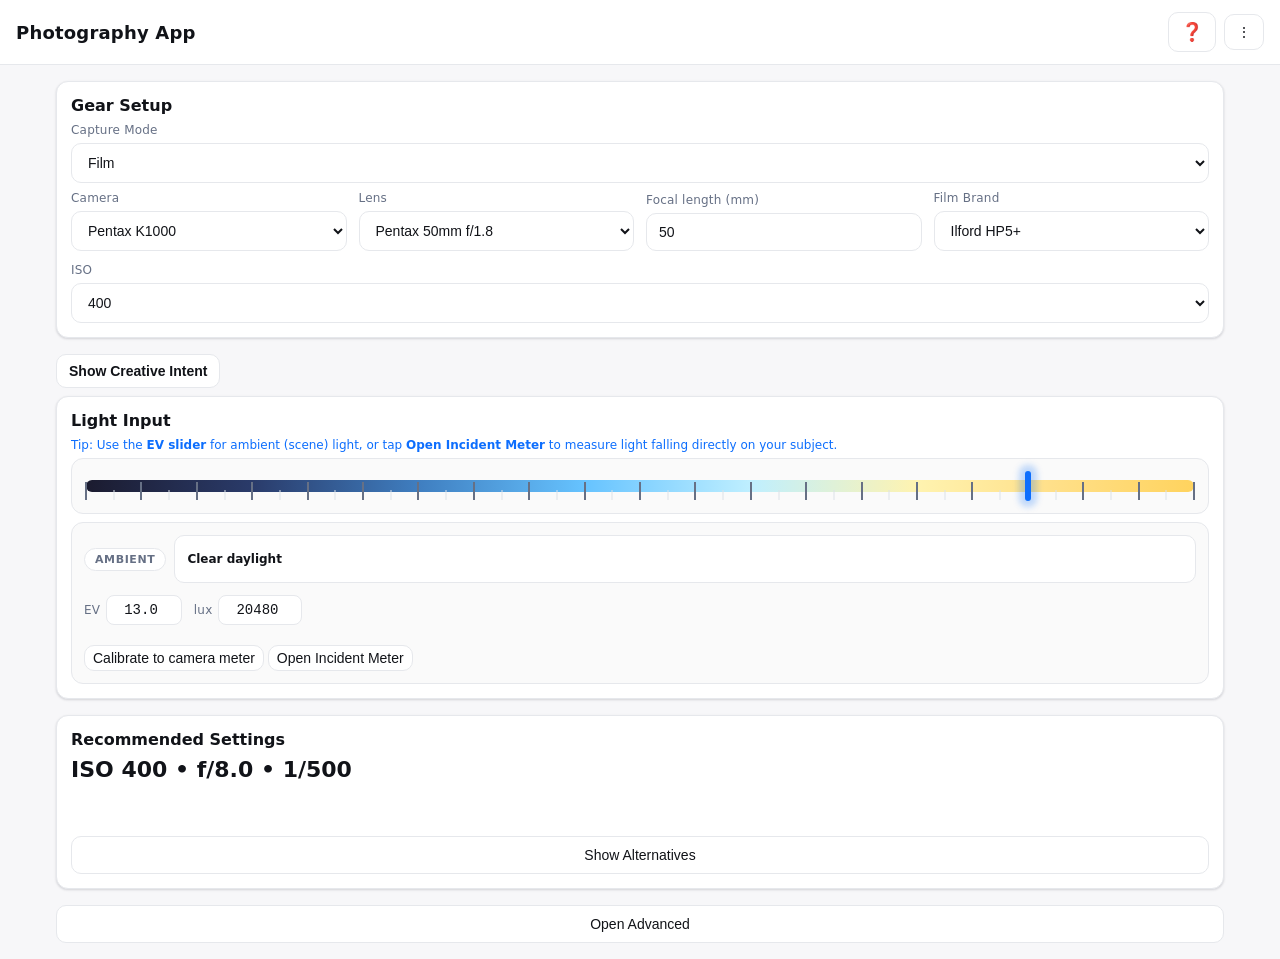
<file: Photography_App_V4.html>
<!doctype html>
<html lang="en">
<head>
<meta charset="utf-8">
<meta name="viewport" content="width=device-width, initial-scale=1">
<title>Photography App — FULL</title>
<style>
  /* Creative Intent toggle button */
  #creativeToggle {
    display:inline-flex;
    align-items:center;
    gap:6px;
    width:auto;
    margin:0 0 8px 0;
    padding:8px 12px;
    font-weight:600;
  }
  .section-header {
    font-weight: 650;
    margin-bottom: 8px;
    color: var(--text);
    font-size: 1em;
    border: none;
    padding: 0;
    background: none;
    letter-spacing: 0;
  }
  @media (max-width: 600px) {
    .wrap { padding: 6px; }
    .card { padding: 8px; margin-bottom: 10px; }
    .row { gap: 6px; }
    .col { min-width: 120px; }
    .output-main { font-size: 18px; }
    button, input, select, textarea { font-size: 16px; padding: 12px 10px; }
    .ev-control { height: 44px; padding: 8px 4px; }
    .ev-descriptor { flex-direction: column; gap: 4px; padding: 6px 6px; }
    #exposureTriangle { max-width: 98vw; }
    .incident-dial { width: 60px; height: 60px; }
    .incident-center { width: 16px; height: 16px; }
    .incident-readouts .value { font-size: 12px; }
    .section-header { font-size: 15px; }
  }
  :root{
    --pad:12px;
    --bg:#f7f7f9;
    --card:#ffffff;
    --text:#111318;
    --muted:#667085;
    --border:#e6e8ec;
    --accent:#0d6efd;
    --accent-contrast:#ffffff;
    --ring: rgba(13,110,253,.25);
    --shadow: 0 1px 2px rgba(16,24,40,.06), 0 1px 3px rgba(16,24,40,.10);
    --shadow-lg: 0 10px 30px rgba(16,24,40,.12);
    --radius:12px;
    /* UI tokens */
    --btn-bg:#f4f6f8;
    --btn-bg-hover:#eef2f6;
    --tableHead:#f8fafc;
    --rowHover:#fafbff;
    --chipBg:#fafafa;
    --track:#d0d5dd;
    --border-strong:#dce2e8;
    --slider-gutter: 9px;
    --flash-bg-light:#fffbe6;
    --flash-glow-light:#ffe08a;
    --flash-glow-outer-light:#ffe08a44;
    --flash-bg:var(--flash-bg-light);
    --flash-glow:var(--flash-glow-light);
    --flash-glow-outer:var(--flash-glow-outer-light);
    color-scheme: light dark;
  }
  *{box-sizing:border-box}
  body{font-family:ui-sans-serif, system-ui, -apple-system, Segoe UI, Roboto, Arial, sans-serif;margin:0;background:var(--bg);color:var(--text)}
  header{padding:12px 16px;border-bottom:1px solid var(--border);position:sticky;top:0;background:var(--card);z-index:10;display:flex;justify-content:space-between;align-items:center;backdrop-filter:saturate(180%) blur(6px)}
  h1{font-size:18px;margin:0;font-weight:650;letter-spacing:.2px}
  .header-recommendation{flex:1;margin:0 12px;font-size:12px;color:var(--muted);text-align:center;white-space:nowrap;overflow:hidden;text-overflow:ellipsis;display:none}
  .wrap{max-width:1100px;margin:0 auto;padding:16px}
  .card{background:var(--card);border:1px solid var(--border);border-radius:var(--radius);margin-bottom:16px;padding:14px;box-shadow:var(--shadow);transition:box-shadow .2s ease,border-color .2s ease}
  .card:hover{box-shadow:var(--shadow-lg)}
  .section-header{font-weight:650;margin-bottom:8px;color:var(--text)}
  .row{display:flex;flex-wrap:wrap;gap:12px}
  .col{flex:1;min-width:180px}
  label{font-size:12px;display:block;margin-bottom:6px;color:var(--muted);text-transform:none;letter-spacing:.2px}
  input,select,button:not(.info-btn),textarea{width:100%;padding:10px 12px;border:1px solid var(--border);border-radius:10px;font-size:14px;background:var(--card);color:var(--text);transition:border-color .15s ease, box-shadow .15s ease}
  input:focus,select:focus,textarea:focus,button:focus{outline:none;box-shadow:0 0 0 3px var(--ring);border-color:var(--accent)}
  input[type=range]{
    display:block;
    margin-left:auto;
    margin-right:auto;
    width:96%;
    background:transparent
  }
  button{cursor:pointer;background:var(--btn-bg);color:var(--text);border:1px solid var(--border);border-radius:10px}
  button:hover{background:var(--btn-bg-hover)}
  button:active{transform:translateY(0.5px)}
  /* Improve hover contrast for toggle buttons */
  #advancedToggle, #altToggle, #toggleFull{
    transition: background-color .15s ease, color .15s ease, border-color .15s ease;
  }
  #advancedToggle:hover, #altToggle:hover, #toggleFull:hover{
    background: var(--accent);
    color: var(--accent-contrast);
    border-color: var(--accent);
  }
  .icon-btn{width:auto;padding:6px 10px;font-size:18px;line-height:1;border-radius:10px;background:var(--card)}
  .output-main{font-size:22px;font-weight:750;margin:8px 0}
  .sub{font-size:12px;color:var(--muted);margin-top:4px}
  .warning{color:#b00020;margin-top:6px;min-height:2.4em;overflow-wrap:anywhere}
  .alt-grid{overflow-x:auto;margin-top:10px}
  table{border-collapse:separate;border-spacing:0;font-size:14px;width:100%;background:var(--card);border:1px solid var(--border);border-radius:12px;overflow:hidden}
  thead th{background:var(--tableHead);color:var(--text);font-weight:600}
  th,td{border-bottom:1px solid var(--border);padding:10px 12px;text-align:left;white-space:nowrap}
  tbody tr:hover{background:var(--rowHover)}
  tr.recommended{background:#f0f8ff}
  .modal{display:none;position:fixed;top:0;left:0;width:100%;height:100%;background:rgba(15,23,42,.5);justify-content:center;align-items:center;padding:16px;z-index:9999;}
  .modal-content{background:var(--card);border-radius:14px;padding:16px;max-width:560px;width:96%;max-height:90%;overflow:auto;box-shadow:var(--shadow-lg);border:1px solid var(--border)}
  footer{text-align:center;padding:10px;font-size:12px;border-top:1px solid var(--border)}
  footer a{color:var(--muted);text-decoration:none}
  .settings-menu{display:none;position:absolute;right:16px;top:48px;background:var(--card);border:1px solid var(--border);border-radius:12px;min-width:240px;box-shadow:var(--shadow-lg);padding:8px}
  .settings-menu button{width:100%;margin:4px 0}
.divider{height:1px;background:var(--border);margin:6px 0}
  .ev-label-badge{position:absolute;top:14px;transform:translateX(-50%);font-size:10px;color:var(--muted);background:var(--card);padding:0 4px;border-radius:4px;border:1px solid var(--border)}
  .ev-wrap{ position:relative; padding-top:36px; }
.ev-descriptor{margin-top:8px;font-size:12px;color:#333;border:1px solid var(--border);border-radius:12px;padding:12px;background:var(--chipBg);display:flex;flex-direction:column;gap:12px}
  .ev-headline{display:flex;align-items:center;gap:8px;flex-wrap:wrap;min-height:32px}
  .descriptor-tag{font-size:11px;font-weight:600;letter-spacing:.6px;text-transform:uppercase;color:var(--muted);border:1px solid var(--border);border-radius:999px;padding:4px 10px;background:var(--card)}
  #evDescLabel{flex:1 1 clamp(200px,45%,320px);font-weight:600;color:var(--text);display:flex;align-items:center;justify-content:flex-start;min-height:48px;max-height:48px;padding:6px 12px;border:1px solid var(--border);border-radius:10px;background:var(--card);font-variant-numeric:tabular-nums;line-height:1.4;overflow-y:auto;overflow-x:hidden}
  @media (max-width: 480px){#evDescLabel{flex-basis:100%;min-width:0}}
  .ev-numeric{display:flex;flex-wrap:wrap;gap:12px;align-items:center}
  .ev-numeric label{display:flex;align-items:center;gap:6px;margin:0;font-size:12px;color:var(--muted)}
  .ev-descriptor input{width:auto !important;min-width:5ch;max-width:12ch;display:inline-block;padding:6px 8px;font-family: ui-monospace, SFMono-Regular, Menlo, monospace; text-align:right; font-variant-numeric: tabular-nums;border-radius:8px}
  .ev-descriptor input#evInput{width:9ch !important}
  .ev-descriptor input#luxInput{width:10ch !important}
  .seg{display:flex;border:1px solid var(--border);border-radius:12px;overflow:hidden;flex-wrap:wrap;background:var(--chipBg)}
  .seg-btn{flex:1 1 33%;min-width:100px;padding:10px;background:transparent;border:0;white-space:normal;line-height:1.2;color:var(--text)}
  .seg-btn+.seg-btn{border-left:1px solid var(--border)}
  .seg-btn:hover{background:var(--rowHover)}
  .seg-btn.active{background:var(--accent);color:var(--accent-contrast);box-shadow:0 0 0 1px var(--accent) inset}
  .seg-btn.active:hover,
  .seg-btn.active:focus {
    color: var(--accent-contrast);
  }
  .seg-btn.active:hover,.seg-btn.active:focus{filter:brightness(0.96)}
  @media (max-width: 480px){.seg-btn{flex-basis:50%}}
  /* Range slider base */
  input[type=range]{-webkit-appearance:none;height:22px}
  input[type=range]{appearance:none}
  input[type=range]::-webkit-slider-runnable-track{height:4px;background:transparent;border-radius:999px}
  input[type=range]::-moz-range-track{height:4px;background:transparent;border-radius:999px}
  input[type=range]::-webkit-slider-thumb{-webkit-appearance:none;width:18px;height:18px;border-radius:50%;background:var(--card);border:1px solid var(--border-strong, var(--border));box-shadow:0 1px 2px rgba(16,24,40,.15);margin-top:-7px;transition:border-color .15s ease, box-shadow .15s ease}
  input[type=range]::-moz-range-thumb{width:18px;height:18px;border-radius:50%;background:var(--card);border:1px solid var(--border-strong, var(--border));box-shadow:0 1px 2px rgba(16,24,40,.15);transition:border-color .15s ease, box-shadow .15s ease}
  input[type=range]:hover::-webkit-slider-thumb, input[type=range]:focus::-webkit-slider-thumb{border-color:var(--accent);box-shadow:0 0 3px 8px var(--ring), 0 1px 2px rgba(16,24,40,.15)}
  input[type=range]:hover::-moz-range-thumb, input[type=range]:focus::-moz-range-thumb{border-color:var(--accent);box-shadow:0 0 3px 8px var(--ring), 0 1px 2px rgba(16,24,40,.15)}

  /* New Scene Input slider (self-contained visuals) */
  .ev-slider2{ position:relative; padding:16px 0 12px; }
  .ev-slider2 .ev-track{
    position:absolute; left:0; right:0; top:50%; transform:translateY(-50%);
    height:12px; border-radius:999px;
    background: linear-gradient(90deg,#1b1b2f 0%, #2a3b6a 15%, #3f7ec0 30%, #66c3ff 45%, #bfefff 60%, #fff3b0 75%, #ffe08a 87%, #ffd35e 100%);
  }
  .ev-slider2 .ev-ticks{
    position:absolute; left:0; right:0; top:50%; transform:translateY(-50%);
    height:34px; pointer-events:none;
  }
  .ev-slider2 .ev-ticks .tick{ position:absolute; bottom:0; width:1px; height:10px; background:var(--border-strong); opacity:.9; transform:translateX(-50%); }
  .ev-slider2 .ev-ticks .tick.major{ width:2px; height:16px; background:var(--muted); opacity:1; }
  .ev-slider2 input[type=range]{ position:relative; z-index:2; width:100%; display:block; margin:0 auto; background:transparent }

  /* Unified EV slider: gradient track + tick marks overlay */
.ev-slider{ position:relative; padding:16px 0 12px; }
  .ev-slider input[type=range]{
    width:100%;
    margin:0 auto;
    display:block;
    appearance:none;
    background:transparent;
    box-sizing:border-box;
  }

/* Track uses gradient (both engines) */
/* Unified EV slider: gradient track + tick marks overlay */
  .ev-slider input[type=range]::-webkit-slider-runnable-track{
    width:100%;
    height:20px; border-radius:10px;
    background: linear-gradient(90deg,#1b1b2f 0%, #2a3b6a 15%, #3f7ec0 30%, #66c3ff 45%, #bfefff 60%, #fff3b0 75%, #ffe08a 87%, #ffd35e 100%);
    position:relative;
    z-index:1;
  }
  .ev-slider input[type=range]::-moz-range-track{
    width:100%;
    height:20px; border-radius:10px;
    background: linear-gradient(90deg,#1b1b2f 0%, #2a3b6a 15%, #3f7ec0 30%, #66c3ff 45%, #bfefff 60%, #fff3b0 75%, #ffe08a 87%, #ffd35e 100%);
    position:relative;
    z-index:1;
  }

/* New EV control */
.ev-control{
  position:relative; width:100%; height:56px; border-radius:12px;
  background:var(--chipBg); border:1px solid var(--border); padding:14px 10px;
  user-select:none; touch-action:none;
}
.ev-control:focus{ outline:none; box-shadow:0 0 0 3px var(--ring); border-color:var(--accent); }
.ev-control .ev-track{
  position:absolute; left:14px; right:14px; top:50%; height:12px; transform:translateY(-50%);
  border-radius:999px;
  background:linear-gradient(90deg,#1b1b2f 0%, #2a3b6a 15%, #3f7ec0 30%, #66c3ff 45%, #bfefff 60%, #fff3b0 75%, #ffe08a 87%, #ffd35e 100%);
}
.ev-control .ev-ticks{
  position:absolute; left:14px; right:14px; top:50%; height:28px; transform:translateY(-50%); pointer-events:none;
}
.ev-control .ev-ticks .tick{ position:absolute; bottom:0; width:1px; height:10px; background:var(--border-strong); transform:translateX(-50%); }
.ev-control .ev-ticks .tick.major{ width:2px; height:18px; background:var(--muted); }
.ev-control .ev-handle{
  position:absolute; top:50%; width:6px; height:30px; transform:translate(-50%,-50%);
  background:var(--accent); border-radius:8px; box-shadow:0 0 6px 6px var(--ring);
}
@media (prefers-reduced-motion: no-preference){
  .ev-control .ev-handle{ transition:left .06s linear; }
}

/* Rectangular thumb for precise alignment */
.ev-slider input[type=range]::-webkit-slider-thumb{
  -webkit-appearance:none; width:4px; height:28px; margin-top:-8px; border-radius:8px;
  background: var(--accent); box-shadow:0 0 4px 6px var(--ring);
}
.ev-slider input[type=range]::-moz-range-thumb{
  width:4px; height:28px; border:0; border-radius:8px;
  background: var(--accent); box-shadow:0 0 4px 6px var(--ring);
}

  /* Tick overlay: minor every 1 EV (20 divisions across -4..16), major every 2 EV (10 divisions) */
  .ev-scale{
    position:absolute;
    top:50%;
    left:0;
    width:100%;
    transform:translateY(-50%);
    height:40px;
    pointer-events:none;
    mix-blend-mode:difference;
    z-index:3;
    border-radius:10px;
    overflow:hidden;
  }
  .ev-scale .tick{
    position:absolute; top:50%; transform:translateY(-50%);
    width:1px; height:24px; background:#fff;
    margin-left:-0.5px;
  }
  .ev-scale .tick.major{ width:2px; height:34px; }
  /* Desktop improvements */
  @media (min-width: 900px){
    .wrap{max-width:1200px}
    .col{min-width:220px}
    .row{align-items:flex-end}
  }
  /* Table cells wrap on small screens, stay tidy on desktop */
  th,td{white-space:nowrap}

  /* Prefer dark scheme styles */
  @media (prefers-color-scheme: dark){
    :root{
      --bg:#04112a;
      --card:#0e1525;
      --text:#e6edf3;
      --muted:#9aa7b5;
      --border:#1f2a3a;
      --accent:#60a5fa;
      --accent-contrast:#07111f;
      --ring: rgba(186, 217, 255, 0.35);
      --btn-bg:#152036;
      --btn-bg-hover:hsl(221, 37%, 32%);
      --tableHead:#293956;
      --rowHover:#0f1c31;
      --chipBg:#0f172a;
      --track:#2a3b52;
      --border-strong:#657080;
      --recommended-bg:rgba(37,99,235,0.18);
      --flash-bg:rgba(48,76,128,0.28);
      --flash-glow:rgba(59,130,246,0.6);
      --flash-glow-outer:rgba(59,130,246,0.2);
    }
    header{background:linear-gradient(180deg, rgba(96,165,250,0.06), rgba(14,21,37,0)) , var(--card); border-bottom-color:var(--border)}
    .card{background:var(--card); border-color:var(--border)}
    .icon-btn{background:var(--card); color:var(--text); border-color:var(--border)}
    input,select,textarea{background:var(--card);color:var(--text);border-color:var(--border)}
    button{background:var(--btn-bg);color:var(--text);border-color:var(--border)}
    button:hover{background:var(--btn-bg-hover)}
    table{background:var(--card);border-color:var(--border)}
    thead th{background:var(--tableHead);color:var(--text)}
    tbody tr:hover{background:var(--rowHover)}
    .settings-menu{background:var(--card);border-color:var(--border)}
    .divider{background:var(--border)}
    .ev-descriptor{background:var(--chipBg);border-color:var(--border);color:var(--text)}
    .ev-label-badge{background:var(--card);border-color:var(--border);color:var(--muted)}
    .modal{background:rgba(5,9,17,.7)}
    .modal-content{background:var(--card);color:var(--text);border-color:var(--border)}
    .seg{background:var(--chipBg);border-color:var(--border)}
    .seg-btn:hover{background:var(--btn-bg-hover)}
    .header-recommendation{color:rgba(148,181,222,0.9);}
  }
  /* Manual theme overrides via data-theme attribute */
  :root[data-theme="dark"]{
    --bg:#0b1220;
    --card:#0e1525;
    --text:#e6edf3;
    --muted:#9aa7b5;
    --border:#1f2a3a;
    --accent:#60a5fa;
    --accent-contrast:#07111f;
    --ring: rgba(96,165,250,.35);
    --btn-bg:#152036;
    --btn-bg-hover:#1a2742;
    --tableHead:#121c2f;
    --rowHover:#0f1c31;
    --chipBg:#0f172a;
    --track:#2a3b52;
    --border-strong:#3a4b65;
    --recommended-bg:rgba(37,99,235,0.18);
    --flash-bg:rgba(48,76,128,0.28);
    --flash-glow:rgba(59,130,246,0.6);
    --flash-glow-outer:rgba(59,130,246,0.2);
  }
  :root[data-theme="dark"] .header-recommendation{color:rgba(148,181,222,0.9);}
  
  :root[data-theme="light"]{
    --bg:#f7f7f9;
    --card:#ffffff;
    --text:#111318;
    --muted:#667085;
    --border:#e6e8ec;
    --accent:#0d6efd;
    --accent-contrast:#ffffff;
    --ring: rgba(13,110,253,.25);
    --btn-bg:#f4f6f8;
    --btn-bg-hover:#eef2f6;
    --tableHead:#f8fafc;
    --rowHover:#fafbff;
    --chipBg:#fafafa;
    --track:#d0d5dd;
    --border-strong:#dce2e8;
    --flash-bg:var(--flash-bg-light);
    --flash-glow:var(--flash-glow-light);
    --flash-glow-outer:var(--flash-glow-outer-light);
  }
  :root[data-theme="light"] .header-recommendation{color:var(--muted);}
  /* High-contrast hover overrides (placed last for priority) */
  #advancedToggle:hover,
  #altToggle:hover,
  #toggleFull:hover,
  .settings-menu button:hover{
    background: var(--accent) !important;
    color: var(--accent-contrast) !important;
    border-color: var(--accent) !important;
  }
  /* Ensure selected Creative Intent segments stay readable on hover */
  .seg-btn.active:hover,
  .seg-btn.active:focus{
    background: var(--accent) !important;          /* keep the same base */
    color: var(--accent-contrast) !important;      /* keep strong contrast */
    /* very subtle darken overlay to indicate hover without big shift */
    box-shadow: 0 0 0 1px var(--accent) inset, inset 0 0 0 1000px rgba(0,0,0,0.05) !important;
    filter: none !important;                       /* avoid dimming text */
  }
  /* Make segmented toggle hover more obvious */
  .seg-btn:hover{
    box-shadow: 0 0 0 1px var(--accent) inset;
  }
  /* Highlight expandable section headers on hover */
  details > summary{
    display:flex; align-items:center; gap:6px;
    cursor:pointer; border-radius:8px; padding:4px 6px;
  }
  details > summary:hover{
    background: var(--rowHover);
  }
  /* Keep native marker; lay out: [marker] [title] [i] */
  details > summary{ gap:8px; }
  .summary-label{ flex:1 1 auto; }
  .info-btn{ flex:0 0 18px; }
  .info-btn{ pointer-events:auto; }
  /* Compact inline info buttons next to Advanced summaries */
  button.info-btn{width:auto;padding:0}
  .info-btn{
    display:inline-flex; align-items:center; justify-content:center;
    width:18px !important; height:18px !important; padding:0 !important;
    border-radius:50%; font-size:12px; line-height:1;
    background:var(--btn-bg); color:var(--text); border:1px solid var(--border);
  }
  .info-btn:hover{ background:var(--btn-bg-hover); }
  .info-pop{
    position:fixed; z-index:9999; max-width:280px;
    background:var(--card); color:var(--text); border:1px solid var(--border);
    border-radius:10px; box-shadow:var(--shadow-lg); padding:10px 12px; font-size:13px;
  }
  .info-inline{margin:4px 0 6px 0;font-size:12px;color:var(--muted);font-style:italic;min-height:1em}
  .ambient-actions{display:flex;flex-wrap:wrap;gap:12px;align-items:center;margin-top:8px}
  .ambient-buttons{display:flex;gap:4px;flex-wrap:wrap;justify-content:flex-start;flex:0 0 auto}
  .ambient-buttons button{flex:1 1 auto;white-space:nowrap;min-width:0}
  @media (max-width: 640px){
    .ambient-actions{flex-direction:column;align-items:stretch}
    .ambient-buttons{justify-content:flex-start}
    .incident-readouts{width:100%;max-width:none}
  }
  .incident-card{max-width:360px}
  .incident-wrap{display:flex;flex-direction:column;gap:8px;margin-top:8px;padding-top:4px}
  .incident-wrap label{font-size:11px;letter-spacing:.6px;text-transform:uppercase;color:var(--muted);font-weight:600}
  .incident-dial-box{display:flex;align-items:center;gap:16px;flex-wrap:wrap}
.incident-dial{width:78px;height:78px;border-radius:50%;position:relative;background:radial-gradient(circle at 35% 35%, rgba(255,255,255,0.3), rgba(0,0,0,0.25));border:1px solid var(--border);box-shadow:0 4px 12px rgba(15,23,42,0.18), inset 0 2px 4px rgba(255,255,255,0.15);transition:box-shadow .15s ease, border-color .15s ease;display:flex;align-items:center;justify-content:center;cursor:pointer;touch-action:none;user-select:none}
  .incident-dial::before{content:'';position:absolute;inset:9px;border-radius:50%;background:radial-gradient(circle, rgba(255,255,255,0.4), rgba(0,0,0,0.25));opacity:0.7;pointer-events:none}
  .incident-pointer{position:absolute;left:50%;top:50%;width:5px;height:44%;background:var(--accent);border-radius:999px;transform-origin:50% 90%;transform:translate(-50%, -90%) rotate(-135deg);box-shadow:0 0 6px rgba(13,110,253,0.35);transition:transform .08s ease;pointer-events:none}
  .incident-dial.incident-empty .incident-pointer{background:var(--muted);box-shadow:none;opacity:0.7}
  .incident-center{position:absolute;left:50%;top:50%;width:22px;height:22px;border-radius:50%;transform:translate(-50%,-50%);background:radial-gradient(circle, rgba(255,255,255,0.85), rgba(0,0,0,0.3));border:1px solid var(--border);box-shadow:inset 0 2px 4px rgba(0,0,0,0.3);pointer-events:none}
  .incident-readouts{display:flex;flex-direction:column;gap:6px;font-size:12px;color:var(--muted);flex:0 0 auto;width:clamp(180px,32vw,220px);min-height:110px;max-height:110px;padding:12px;border:1px solid var(--border);border-radius:10px;background:var(--chipBg);overflow:hidden}
  .incident-readouts div{display:flex;align-items:baseline;justify-content:space-between}
  .incident-readouts .label{text-transform:uppercase;letter-spacing:.6px;font-size:10px;flex:0 0 auto}
  .incident-readouts .value{font-size:14px;font-weight:600;color:var(--text);flex:0 0 auto;min-width:6ch;text-align:right;font-variant-numeric:tabular-nums}
  #incidentClear{width:auto;padding:6px 10px;font-size:12px;background:var(--btn-bg);border:1px solid var(--border);border-radius:8px}
  #incidentClear:hover{background:var(--btn-bg-hover)}
  .incident-descriptor-group{margin-top:10px;display:flex;flex-direction:column;gap:6px;font-size:12px;color:var(--muted)}
  .incident-note{font-size:12px;color:var(--muted);line-height:1.4;word-break:break-word;font-variant-numeric:tabular-nums}
</style>
</head>
<body>
<header>
  <h1>Photography App</h1>
  <div id="headerRecommendation" class="header-recommendation" role="status" aria-live="polite"></div>
  <div style="position:relative;display:flex;gap:8px;align-items:center">
    <button id="helpBtn" class="icon-btn" title="Quick Start & Help" aria-label="Quick Start and Help" style="font-size:18px;width:auto;">❓</button>
    <button id="settingsBtn" class="icon-btn" title="Settings">⋮</button>
    <div id="settingsMenu" class="settings-menu">
     <button id="manageBtn">Manage custom gear</button>
        <button id="saveAppBtn">Save updated app (embed custom gear)</button>
        <button id="themeBtn">Theme: Auto</button>
        <div class="divider"></div>
        <div style="display:flex;gap:6px;align-items:center;">
          <button id="aboutBtn">About</button>
          <button id="menuRefreshBtn">Refresh</button>
        </div>
            </div>
  </div>
</header>

<div id="helpModal" class="modal" role="dialog" aria-modal="true" aria-labelledby="helpTitle">
  <div class="modal-content">
    <div style="display:flex;justify-content:space-between;align-items:center;gap:12px;margin-bottom:8px">
      <div id="helpTitle" style="font-weight:600">Quick Start & Help</div>
      <button id="helpClose" class="icon-btn" style="width:auto" aria-label="Close Help">✕</button>
    </div>
    <div style="font-size:15px;line-height:1.6">
      <b>1. Set your gear:</b> Choose your camera, lens, focal length, film, and ISO.<br>
      <b>2. Meter the light:</b> Use the EV slider for ambient (reflected) light, or open the Incident Meter for direct subject light.<br>
      <b>3. Set your creative intent:</b> Pick your desired depth of field, motion blur, and <span id="grainTermText">grain</span>.<br>
      <b>4. Get your settings:</b> See recommended ISO, aperture, and shutter. Tap <b>Show Alternatives</b> for more options.<br>
      <b>5. Advanced:</b> Open Advanced for bracketing, reciprocity, push/pull, and more.<br>
      <hr>
      <b>Tips:</b>
      <ul style="margin-top:0">
        <li>Tap <b>Calibrate to camera meter</b> to match your camera’s reading.</li>
        <li>Use <b>Copy</b> to save or send your settings.</li>
        <li>All controls work on desktop and mobile. Use keyboard for fast navigation.</li>
      </ul>
      <div style="font-size:13px;color:#888;margin-top:8px">For more help, see the About section or contact the developer.</div>
    </div>
  </div>
</div>
<!-- About Modal -->
<div id="aboutModal" class="modal" role="dialog" aria-modal="true" aria-labelledby="aboutTitle" style="display:none;">
  <div class="modal-content">
    <div style="display:flex;justify-content:space-between;align-items:center;gap:12px;margin-bottom:8px">
      <div id="aboutTitle" style="font-weight:600">About This App</div>
      <button id="aboutClose" class="icon-btn" style="width:auto" aria-label="Close About">✕</button>
    </div>
    <div style="font-size:15px;line-height:1.6">
      <b>Photography Exposure App</b><br>
      <div style="display:flex;align-items:center;gap:8px;margin:4px 0;">
        <span>Version 4.0.8 — October 2025</span>
        <button id="aboutChangesBtn" class="info-btn" aria-expanded="false" aria-label="Show recent changes" title="Show version changes">i</button>
      </div>
      <div id="aboutChanges" data-open="0" style="display:none;margin:6px 0 10px;font-size:13px;color:var(--muted);">
        <b>4.0.8 highlights</b>
        <ul style="margin:6px 0 0 18px;padding:0;">
          <li>Freeze-priority locking keeps motion intent fast while flagging needed ISO or push development.</li>
          <li>Reciprocity corrections surface alongside recommendations whenever long exposures require them.</li>
          <li>Added quick refresh and inline changelog access from the settings and About panels.</li>
        </ul>
      </div>
      This tool helps photographers quickly determine optimal camera settings for any scene, balancing light, creative intent, and film/camera gear. All calculations run locally in your browser. No data is sent or stored externally.<br><br>
      <b>Author:</b> Andrew H.<br>
      <b>Contact:</b> <a href="mailto:ajlh.photography@gmail.com">ajlh.photography@gmail.com</a><br>
      <b>Source:</b> <a href="https://github.com/andrewh/photo-exposure-app" target="_blank">GitHub</a><br>
      <b>Credits:</b> Made with AI Assistance
    </div>
  </div>
</div>
<div class="wrap">
  <!-- Gear, Scene, Recommended, Advanced UI blocks go here -->
  <div class="card"><div class="section-header">Gear Setup</div>
    <!-- Capture Mode placed under the Gear Setup header for quick access -->
    <div style="margin-bottom:8px;">
      <label style="font-size:12px;color:var(--muted);display:block;margin-bottom:6px">Capture Mode</label>
      <select id="captureMode" aria-label="Capture mode">
        <option value="film" selected>Film</option>
        <option value="digital">Digital</option>
        <option value="all">All built-ins</option>
      </select>
    </div>
    
    <div class="row">
      <div class="col"><label>Camera</label><select id="cameraSelect"></select></div>
      <div class="col"><label>Lens</label><select id="lensSelect"></select></div>
      <div class="col"><label>Focal length (mm)</label><input type="number" id="focalInput" value="50"></div>
      <!-- Capture Mode moved below Gear Setup so it sits just under the card -->
      <div class="col" id="filmCol"><label>Film Brand</label><select id="filmSelect"></select></div>
      <div class="col" id="isoCol"><label>ISO</label>
        <select id="isoSelect">
          <option value="50">50</option>
          <option value="100">100</option>
          <option value="200">200</option>
          <option value="400" selected>400</option>
          <option value="800">800</option>
          <option value="1600">1600</option>
          <option value="3200">3200</option>
        </select>
        <input type="number" id="isoNumeric" aria-label="ISO numeric input" style="display:none;margin-top:6px;" value="400" min="1">
      </div>
    </div>
  </div>
  
  <button id="creativeToggle" style="margin-bottom:8px;">Show Creative Intent</button>
  <div class="card" id="creativeCard" style="display:none;">
  <div class="section-header">Creative Intent</div>
  <div style="display:flex;flex-wrap:wrap;gap:8px 12px;align-items:flex-end;justify-content:space-between;padding:4px 0 0 0;">
    <div style="flex:2 1 180px;min-width:120px;">
      <label style="font-size:12px;margin-bottom:4px;color:#667085;">Depth of field</label>
      <div class="seg" id="ciBlurSeg" style="margin-bottom:0;">
        <button class="seg-btn" data-val="vdeep">Very deep</button>
        <button class="seg-btn" data-val="deep">Deep</button>
        <button class="seg-btn active" data-val="balanced">Balanced</button>
        <button class="seg-btn" data-val="shallow">Shallow</button>
        <button class="seg-btn" data-val="vshallow">Very shallow</button>
      </div>
    </div>
    <div style="flex:2 1 180px;min-width:120px;">
      <label style="font-size:12px;margin-bottom:4px;color:#667085;">Motion blur</label>
      <div class="seg" id="ciMoveSeg" style="margin-bottom:0;">
        <button class="seg-btn" data-val="blur">Blurred</button>
        <button class="seg-btn" data-val="slow">Slight blur</button>
        <button class="seg-btn active" data-val="balanced">Neutral</button>
        <button class="seg-btn" data-val="fast">Sharp</button>
        <button class="seg-btn" data-val="freeze">Frozen</button>
      </div>
    </div>
    <div style="flex:2 1 180px;min-width:120px;">
      <label id="grainLabel" style="font-size:12px;margin-bottom:4px;color:#667085;">Grain preference</label>
      <div class="seg" id="ciGrainSeg" style="margin-bottom:0;">
        <button class="seg-btn" data-val="clean">Clean</button>
        <button class="seg-btn" data-val="low">Low</button>
        <button class="seg-btn active" data-val="balanced">Balanced</button>
        <button class="seg-btn" data-val="high">High</button>
        <button class="seg-btn" data-val="gritty">Gritty</button>
      </div>
    </div>
  </div>
  <div style="display:flex;gap:10px;margin:6px 0 0 0;align-items:center;flex-wrap:wrap;">
    <label style="font-size:12px;display:flex;align-items:center;gap:4px;margin:0;">Tripod <input type="checkbox" id="ciTripod2" style="margin:0;vertical-align:middle;"></label>
    <label style="font-size:12px;display:flex;align-items:center;gap:4px;margin:0;">Panning <input type="checkbox" id="ciPanning2" style="margin:0;vertical-align:middle;"></label>
  </div>
  <div class="sub" id="ciSummary" style="margin-top:4px;">Balanced DOF • Balanced motion • Balanced grain/noise</div>
</div>
  

  <div class="card"><div class="section-header">Light Input</div>
    <div class="sub" style="margin-bottom:6px;color:#0d6efd;font-weight:500;">
      <span style="color:#0d6efd">Tip:</span> Use the <b>EV slider</b> for ambient (scene) light, or tap <b>Open Incident Meter</b> to measure light falling directly on your subject.
    </div>
    <div id="evCtrl" class="ev-control" role="slider"
  aria-label="Ambient Light Exposure Value" aria-valuemin="-4" aria-valuemax="16" aria-valuenow="13" tabindex="0">
      <div class="ev-track"></div>
      <div class="ev-ticks"></div>
      <div class="ev-handle"></div>
    </div>
    <!-- Hidden range keeps legacy code paths working -->
    <input type="range" id="evSlider" min="-4" max="16" step="0.1" value="13"
          style="position:absolute;left:-9999px;width:1px;height:1px;opacity:0" aria-hidden="true">
    <div id="evDescriptor" class="ev-descriptor">
      <div class="ev-headline">
        <span class="descriptor-tag">Ambient</span>
        <span id="evDescLabel">—</span>
      </div>
      <div class="ev-numeric">
        <label>EV<input type="number" id="evInput" value="13" step="0.1"></label>
        <label>lux<input type="number" id="luxInput" value="20480"></label>
      </div>
      <div class="ambient-actions">
        <div class="ambient-buttons">
          <button id="calBtn" style="width:auto;padding:4px 8px">Calibrate to camera meter</button>
          <button id="incidentToggle" style="width:auto;padding:4px 8px;min-width:unset;" class="secondary" aria-label="Toggle incident meter">Open Incident Meter</button>
        </div>
      </div>
      <div id="incidentDrawer" style="display:none;" class="incident-wrap incident-compact">
        <div class="incident-dial-box">
          <div id="incidentDial" class="incident-dial" role="slider" aria-label="Incident EV" aria-valuemin="-4" aria-valuemax="16" aria-valuenow="13" tabindex="0">
            <div class="incident-pointer" id="incidentPointer"></div>
            <div class="incident-center"></div>
          </div>
          <div class="incident-readouts">
            <div><span class="label">EV</span><span class="value" id="incidentEvReadout">—</span></div>
            <div><span class="label">Lux</span><span class="value" id="incidentLuxReadout">—</span></div>
            <button type="button" id="incidentClear">Clear</button>
          </div>
        </div>
        <input type="hidden" id="incidentEvInput">
        <input type="hidden" id="incidentLuxInput">
        <div class="incident-descriptor-group">
          <div class="incident-note" id="incidentNote">Incident meter EV —. Set the dial to describe light falling on the subject.</div>
        </div>
      </div>
    </div>
  </div>

  <div class="card" id="recommendedCard"><div class="section-header">Recommended Settings</div>
    <div id="output" class="output-main">—</div>
    <style>
      .flash-animate {
        animation: flashHighlight 0.7s cubic-bezier(.4,0,.2,1);
      }
      @keyframes flashHighlight {
        0% { background: var(--flash-bg); box-shadow: 0 0 0 0 var(--flash-glow); }
        40% { background: var(--flash-bg); box-shadow: 0 0 0 8px var(--flash-glow-outer); }
        100% { background: none; box-shadow: none; }
      }
    </style>
    <div id="warning" class="warning"></div>
    <div style="display:flex;gap:8px;align-items:center;margin-top:8px;flex-wrap:wrap">
      <button id="altToggle">Show Alternatives</button>
    </div>
    <div id="altSection" style="display:none;margin-top:8px;">
      <div class="alt-grid">
        <table id="altTable">
          <thead><tr><th>ISO</th><th>Aperture</th><th>Shutter</th></tr></thead>
          <tbody></tbody>
        </table>
      </div>
      <div style="margin-top:8px;">
        <button id="toggleFull">Show All Alternatives</button>
        <div id="fullAlt" style="display:none;margin-top:8px" class="alt-grid">
          <table id="altTableFull">
            <thead><tr><th>ISO</th><th>Aperture</th><th>Shutter</th></tr></thead>
            <tbody></tbody>
          </table>
        </div>
      </div>
    </div>
  </div>
  <button id="advancedToggle">Open Advanced</button>
  <div class="card" id="advancedDrawer" style="display:none;">
    <div class="section-header">Advanced</div>
    <div id="exposureTriangle" style="margin:18px auto 0 auto;max-width:320px;text-align:center;">
      <svg width="100%" height="120" viewBox="0 0 220 120" aria-label="Exposure triangle diagram" style="max-width:220px;">
        <polygon points="110,20 30,100 190,100" fill="#f8fafc" stroke="#b0b8c0" stroke-width="2"/>
        <text x="110" y="38" text-anchor="middle" font-size="15" fill="#0d6efd" font-weight="bold">ISO</text>
        <text x="40" y="110" text-anchor="middle" font-size="15" fill="#0d6efd" font-weight="bold">Aperture</text>
        <text x="180" y="110" text-anchor="middle" font-size="15" fill="#0d6efd" font-weight="bold">Shutter</text>
      </svg>
      <div style="font-size:13px;color:#667085;margin-top:4px;">Exposure is a balance of ISO, aperture, and shutter speed.</div>
    </div>
    <details>
  <summary><span class="summary-label">Depth of Field</span></summary>
      <div class="info-inline" data-info-desc="dof"></div>
      <div id="dofOut">—</div>
    </details>
    <details>
  <summary><span class="summary-label">Motion & Panning</span></summary>
      <div class="info-inline" data-info-desc="motion"></div>
      <div id="motOut">—</div>
    </details>
    <details>
  <summary><span class="summary-label">Bracketing Helper</span></summary>
      <div class="info-inline" data-info-desc="bracket"></div>
      <div id="brOut">—</div>
    </details>
    <details>
  <summary><span class="summary-label">Reciprocity Correction</span></summary>
      <div class="info-inline" data-info-desc="reciprocity"></div>
      <div id="recipOut">—</div>
    </details>
    <details>
  <summary><span class="summary-label">Push / Pull Planner</span></summary>
      <div class="info-inline" data-info-desc="pushpull"></div>
      <div id="ppOut">—</div>
    </details>
  </div>
</div>
<!-- Calibrate Modal -->
<div id="calModal" class="modal" role="dialog" aria-modal="true">
  <div class="modal-content" tabindex="0" aria-label="Calibrate to camera meter dialog">
    <div style="display:flex;justify-content:space-between;align-items:center;gap:12px;margin-bottom:8px">
      <div style="font-weight:600">Calibrate to camera meter</div>
      <button id="calClose" class="icon-btn" style="width:auto">✕</button>
    </div>
    <div>
      <label>Working ISO (defaults to current ISO)</label>
      <input id="calISO" type="number" min="3" max="25600" step="1" value="400">
      <label>Aperture f/N</label>
      <input id="calN" type="number" min="0.7" max="64" step="0.1" value="1.8">
      <label>Shutter time</label>
      <input id="calT" type="text" value="1/125">
      <div class="sub">Examples: 1/60, 1/1000, 0.5, 2</div>
    </div>
    <div style="display:flex;gap:8px;margin-top:12px">
      <button id="calApply">Set EV from meter</button>
      <button id="calReset" title="Reset EV to default">Reset</button>
      <button id="calCancel">Cancel</button>
    </div>
  </div>
</div>
<!-- Custom Gear Modal -->
<div id="customModal" class="modal" role="dialog" aria-modal="true">
  <div class="modal-content">
    <div style="display:flex;justify-content:space-between;align-items:center;gap:12px;margin-bottom:8px">
      <div id="customTitle" style="font-weight:600">Add Custom</div>
      <button id="customClose" class="icon-btn" style="width:auto">✕</button>
    </div>
    <div id="customForm"></div>
    <div style="display:flex;gap:8px;margin-top:12px">
      <button id="customSave">Save</button>
      <button id="customCancel">Cancel</button>
    </div>
  </div>
</div>
<!-- Manage Custom Gear Modal -->
<div id="manageModal" class="modal" role="dialog" aria-modal="true">
  <div class="modal-content">
    <div style="display:flex;justify-content:space-between;align-items:center;gap:12px;margin-bottom:8px">
      <div style="font-weight:600">Manage custom gear</div>
      <button id="manageClose" class="icon-btn" style="width:auto">✕</button>
    </div>
    <div class="sub">Add or delete items you previously added. Built-ins cannot be deleted.</div>
    <div style="margin-top:10px">
      <details open>
        <summary>Cameras</summary>
        <div id="manageCameras"></div>
        <button id="addCameraBtn">+ Add Camera</button>
      </details>
      <details open>
        <summary>Lenses</summary>
        <div id="manageLenses"></div>
        <button id="addLensBtn">+ Add Lens</button>
      </details>
      <details open>
        <summary>Films</summary>
        <div id="manageFilms"></div>
        <button id="addFilmBtn">+ Add Film</button>
      </details>
    </div>
    <div style="display:flex;gap:8px;margin-top:12px;flex-wrap:wrap">
      <button id="manageDeleteAll" style="background:#b00020;color:#fff">Delete ALL custom items</button>
      <button id="manageDone">Done</button>
    </div>
  </div>
</div>
<!-- BEGIN compat shim: insert BEFORE your main <script> -->
<script>
// About modal logic
function resetAboutChangelog(){
  var panel=document.getElementById('aboutChanges');
  var btn=document.getElementById('aboutChangesBtn');
  if(panel){
    panel.style.display='none';
    panel.setAttribute('data-open','0');
  }
  if(btn){
    btn.setAttribute('aria-expanded','false');
    btn.textContent='i';
  }
}
document.getElementById('aboutBtn')?.addEventListener('click',function(){
  resetAboutChangelog();
  openModal('aboutModal');
});
document.getElementById('aboutClose')?.addEventListener('click',function(){
  closeModal('aboutModal');
  resetAboutChangelog();
});
document.getElementById('aboutModal')?.addEventListener('click',function(e){
  if(e.target===this){
    closeModal('aboutModal');
    resetAboutChangelog();
  }
});
(function(){
  var btn=document.getElementById('aboutChangesBtn');
  if(!btn) return;
  btn.addEventListener('click',function(){
    var panel=document.getElementById('aboutChanges');
    if(!panel) return;
    var openState=panel.getAttribute('data-open')==='1';
    var next=!openState;
    panel.style.display=next?'block':'none';
    panel.setAttribute('data-open', next?'1':'0');
    btn.setAttribute('aria-expanded', next?'true':'false');
    btn.textContent=next?'×':'i';
  });
})();
(function(){
  try{
    var creativeToggle = document.getElementById('creativeToggle');
    var creativeCard = document.getElementById('creativeCard');
    if(!creativeToggle || !creativeCard) return;
    creativeToggle.addEventListener('click', function() {
      var cs = window.getComputedStyle(creativeCard);
      var visible = cs.display !== 'none';
      creativeCard.style.display = visible ? 'none' : 'block';
      creativeToggle.setAttribute('aria-expanded', String(!visible));
      creativeToggle.textContent = visible ? 'Show Creative Intent' : 'Hide Creative Intent';
    });
  }catch(e){ /* ignore */ }
})();
// Hide helpBtn when help modal is open, restore when closed
document.getElementById('helpBtn')?.addEventListener('click',function(){ this.style.display='none'; openModal('helpModal'); });
document.getElementById('helpClose')?.addEventListener('click',function(){ document.getElementById('helpBtn').style.display=''; closeModal('helpModal'); });
// Also hide helpBtn if modal is closed by clicking outside or Escape
document.getElementById('helpModal')?.addEventListener('click',function(e){
  if(e.target===this){ document.getElementById('helpBtn').style.display=''; closeModal('helpModal'); }
});
document.addEventListener('keydown',function(e){
  var modal=document.getElementById('helpModal');
  if(modal && modal.style.display==='flex' && (e.key==='Escape'||e.key==='Esc')){
    document.getElementById('helpBtn').style.display='';
    closeModal('helpModal');
  }
});
(function(){
// Copy/share logic for recommended settings
document.getElementById('copyBtn')?.addEventListener('click',function(){
  var out=document.getElementById('output')?.textContent||'';
  if(!out){alert('No settings to copy.');return;}
  navigator.clipboard.writeText(out).then(function(){
    document.getElementById('copyBtn').textContent='Copied!';
    setTimeout(function(){document.getElementById('copyBtn').textContent='Copy';},1200);
  },function(){alert('Copy failed.');});
});
document.getElementById('shareBtn')?.addEventListener('click',function(){
  var out=document.getElementById('output')?.textContent||'';
  var url=window.location.href;
  var summary='Recommended settings: '+out+'\n'+url;
  if(navigator.share){
    navigator.share({title:'Photo Settings',text:out,url:url});
  }else{
    // Fallback: show a dialog with the summary to copy
    var dlg=document.createElement('div');
    dlg.style.position='fixed';dlg.style.left='0';dlg.style.top='0';dlg.style.width='100vw';dlg.style.height='100vh';dlg.style.background='rgba(0,0,0,0.4)';dlg.style.display='flex';dlg.style.justifyContent='center';dlg.style.alignItems='center';dlg.style.zIndex='9999';
    var inner=document.createElement('div');
    inner.style.background='#fff';inner.style.padding='18px';inner.style.borderRadius='12px';inner.style.maxWidth='90vw';inner.style.boxShadow='0 8px 32px rgba(0,0,0,0.18)';
    inner.innerHTML='<div style="font-weight:600;margin-bottom:8px">Share Settings</div>'+
      '<textarea style="width:320px;max-width:80vw;height:60px;resize:none;font-size:14px">'+summary+'</textarea>'+
      '<div style="margin-top:10px;text-align:right"><button id="closeShareDlg">Close</button></div>';
    dlg.appendChild(inner);
    document.body.appendChild(dlg);
    inner.querySelector('textarea').select();
    inner.querySelector('#closeShareDlg').onclick=function(){document.body.removeChild(dlg);};
  }
});
// Help modal open/close logic
document.getElementById('helpBtn')?.addEventListener('click',function(){ openModal('helpModal'); });
document.getElementById('helpClose')?.addEventListener('click',function(){ closeModal('helpModal'); });
// Close help modal on Escape key
document.addEventListener('keydown',function(e){
  var modal=document.getElementById('helpModal');
  if(modal && modal.style.display==='flex' && (e.key==='Escape'||e.key==='Esc')){
    closeModal('helpModal');
  }
});
  function hiddenNumber(id,val){
    if(document.getElementById(id)) return;
    var i=document.createElement('input');
    i.type='number'; i.id=id; i.value=val; i.style.display='none';
    document.body.appendChild(i);
  }
  function hiddenSelect(id, values){
    if(document.getElementById(id)) return;
    var s=document.createElement('select'); s.id=id; s.style.display='none';
    values.forEach(function(v){var o=document.createElement('option');o.value=v;o.textContent=v;s.appendChild(o)});
    document.body.appendChild(s);
  }

  // Needed by recommend()/advanced helpers
  hiddenNumber('evBias', 0);

  // DOF
  hiddenNumber('dofDist', 3);
  hiddenNumber('dofCoC', 0.03);

  // Motion
  hiddenNumber('motDist', 10);
  hiddenSelect('motSpeed', ['1.4','5','8','15','27','40']);
  hiddenSelect('motDir', ['across','toward']);

  // Bracketing
  hiddenNumber('brSpan', 1);
  hiddenSelect('brStep', ['1/3','1/2','1']);
  hiddenSelect('brParam', ['shutter','aperture','iso']);

  // Push/Pull
  hiddenNumber('ppStops', 0);
})();
</script>
<!-- END compat shim -->
<script>

// ---- Restored helpers to prevent init crashes and populate selects ----
function brandOfFilm(f){
  return f && f.brand ? f.brand : '';
}
function allFilms(){
  var st = loadUserStore();
  return (st.films || []).concat(filmsBuiltin);
}
function refreshISOForSelectedBrand(){
  var brand = document.getElementById('filmSelect')?.value;
  var isoSel = document.getElementById('isoSelect');
  if(!isoSel) return;
  var films = allFilms().filter(function(f){ return f.brand === brand; });
  var isos = films.map(function(f){ return f.box_iso; })
                   .filter(function(x){ return typeof x === 'number' && !isNaN(x); })
                   .filter(function(x, i, a){ return a.indexOf(x) === i; })
                   .sort(function(a,b){ return a-b; });
  if(isos.length === 0){
    // fallback list so the control never ends up empty
    isos = [50,100,200,400,800,1600,3200];
  }
  isoSel.innerHTML = isos.map(function(i){ return '<option value="'+i+'">'+i+'</option>'; }).join('');
  var cur = parseInt(isoSel.value||'0',10);
  if(isos.indexOf(cur) === -1){
    // choose closest available ISO to current selection, else first
    var closest = isos[0];
    for(var k=1;k<isos.length;k++){
      if(Math.abs(isos[k]-cur) < Math.abs(closest-cur)) closest = isos[k];
    }
    isoSel.value = String(closest);
  }
}
// Basic modal helpers used by settings/custom dialogs. Safe if modals are absent.
function openModal(id){ var el = document.getElementById(id); if(el){ el.style.display = 'flex'; } }
function closeModal(id){ var el = document.getElementById(id); if(el){ el.style.display = 'none'; } }
// Modal close wiring (safe if elements absent)
document.addEventListener('click',function(e){
   if(e.target && (e.target.id==='customClose' || e.target.id==='customCancel')){
    closeModal('customModal');
    var manage=document.getElementById('manageModal');
    if(manage && manage.getAttribute('data-return')==='1'){
        manage.removeAttribute('data-return');
        openModal('manageModal');
    }
}  if(e.target && (e.target.id==='calClose' || e.target.id==='calCancel')){ closeModal('calModal'); }
  if(e.target && (e.target.id==='manageClose' || e.target.id==='manageDone')){ closeModal('manageModal'); }
});
// ===== Storage =====
// Embedded store: lives inside this HTML file for portable customs
function getEmbeddedNode(){
  var n=document.getElementById('embeddedUserData');
  if(!n){
    n=document.createElement('script');
    n.id='embeddedUserData';
    n.type='application/json';
    n.textContent='{"cameras":[],"lenses":[],"films":[]}';
    document.body.appendChild(n);
  }
  return n;
}
function loadUserStore(){
  try{
    var n=getEmbeddedNode();
    var txt=n.textContent||n.innerText||'{}';
    var obj=JSON.parse(txt);
    if(!obj||typeof obj!=='object') obj={};
    obj.cameras=obj.cameras||[]; obj.lenses=obj.lenses||[]; obj.films=obj.films||[];
    return obj;
  }catch(e){ return {cameras:[],lenses:[],films:[]}; }
}
function saveUserStore(obj){
  try{
    var n=getEmbeddedNode();
    n.textContent=JSON.stringify({
      cameras: obj.cameras||[],
      lenses: obj.lenses||[],
      films: obj.films||[]
    });
  }catch(e){}
}
// Download a new HTML with embedded customs
function downloadUpdatedHTML(){
  try{
    var store=loadUserStore(); saveUserStore(store);
    var html='<!doctype html>\n'+document.documentElement.outerHTML;
    var blob=new Blob([html],{type:'text/html'});
    var a=document.createElement('a');
    var ts=new Date().toISOString().replace(/[:.]/g,'-');
    a.download='Photography_App_V2_custom_'+ts+'.html';
    a.href=URL.createObjectURL(blob);
    document.body.appendChild(a); a.click();
    setTimeout(function(){URL.revokeObjectURL(a.href); a.remove();},0);
  }catch(e){ alert('Could not save file: '+e.message); }
}
// Persist a custom item into the embedded store
function addToStore(kind, obj){
  try{
    var st = loadUserStore();
    if(!st[kind]) st[kind]=[];
    var key = obj && obj.name;
    st[kind] = st[kind].filter(function(x){ return x && x.name !== key; });
    st[kind].unshift(obj);
    saveUserStore(st);
  }catch(e){ console.warn('addToStore failed', e); }
}
function delFromStore(kind, name){
  try{
    var st=loadUserStore();
    if(Array.isArray(st[kind])){
      st[kind]=st[kind].filter(function(x){ return x && x.name !== name; });
      saveUserStore(st);
    }
  }catch(e){ console.warn('delFromStore failed', e); }
}
function renderManageList(){
  var st=loadUserStore();
  function render(kind, elId){
    var host=document.getElementById(elId); if(!host) return;
    var arr=Array.isArray(st[kind])?st[kind]:[];
    if(!arr.length){ host.innerHTML='<div class="sub">No custom '+kind+' added.</div>'; return; }
    host.innerHTML='';
    arr.forEach(function(item){
      var row=document.createElement('div');
      row.style.display='flex'; row.style.justifyContent='space-between'; row.style.alignItems='center'; row.style.gap='8px'; row.style.padding='6px 0';
      var name=document.createElement('div'); name.textContent=item.name; name.style.flex='1';
      var btn=document.createElement('button'); btn.textContent='Delete'; btn.style.width='auto';
      btn.addEventListener('click',function(){
        delFromStore(kind,item.name);
        renderManageList(); refreshCameras(); refreshFilms(); refreshLenses(); recalc();
      });
      row.appendChild(name); row.appendChild(btn); host.appendChild(row);
    });
  }
  render('cameras','manageCameras');
  render('lenses','manageLenses');
  render('films','manageFilms');
}
// ===== Built-ins =====
var camerasBuiltin=[
  {name:"Nikon F100",mount:"nikon_f",max_shutter_den:8000,aperture_step:'third',shutter_step:'third'},
  {name:"Nikon FE2",mount:"nikon_f",max_shutter_den:4000,aperture_step:'full',shutter_step:'full'},
  {name:"Canon AE-1",mount:"canon_fd",max_shutter_den:1000,aperture_step:'full',shutter_step:'full'},
  {name:"Pentax K1000",mount:"pentax_k",max_shutter_den:1000,aperture_step:'full',shutter_step:'full'},
  {name:"Minolta X-700",mount:"minolta_sr",max_shutter_den:1000,aperture_step:'full',shutter_step:'full'},
  {name:"Olympus OM-1",mount:"olympus_om",max_shutter_den:1000,aperture_step:'full',shutter_step:'full'}
];
// Modern digital cameras (kept as built-in options but only shown when Digital is selected)
var camerasDigitalBuiltin=[
  {name:"Sony A7 III",mount:"sony_e",max_shutter_den:8000,aperture_step:'third',shutter_step:'third'},
  {name:"Canon EOS R6",mount:"canon_rf",max_shutter_den:8000,aperture_step:'third',shutter_step:'third'},
  {name:"Nikon Z6 II",mount:"nikon_z",max_shutter_den:8000,aperture_step:'third',shutter_step:'third'},
  {name:"Nikon Zf",mount:"nikon_z",max_shutter_den:8000,aperture_step:'third',shutter_step:'third'},
  {name:"Fujifilm X-T4",mount:"fujifilm_x",max_shutter_den:8000,aperture_step:'third',shutter_step:'third'},
  {name:"Panasonic Lumix S5",mount:"l_mount",max_shutter_den:8000,aperture_step:'third',shutter_step:'third'},
  {name:"Canon 5D Mark IV",mount:"canon_eos",max_shutter_den:8000,aperture_step:'third',shutter_step:'third'}
];
var lensesBuiltin=[
  {name:"Nikon 50mm f/1.8",mount:"nikon_f",type:"prime",focal_mm:50,max_aperture:1.8,min_aperture:16},
  {name:"Nikon 50mm f/1.4",mount:"nikon_f",type:"prime",focal_mm:50,max_aperture:1.4,min_aperture:16},
  {name:"Nikon 28mm f/2.8",mount:"nikon_f",type:"prime",focal_mm:28,max_aperture:2.8,min_aperture:22},
  {name:"Nikon 85mm f/1.8",mount:"nikon_f",type:"prime",focal_mm:85,max_aperture:1.8,min_aperture:22},
  {name:"Nikon 70-210mm f/4",mount:"nikon_f",type:"zoom",focal_min_mm:70,focal_max_mm:210,max_aperture_wide:4,min_aperture:32},
  {name:"Nikon 24-50mm f/3.3-4.5",mount:"nikon_f",type:"zoom",focal_min_mm:24,focal_max_mm:50,max_aperture_wide:3.3,max_aperture_tele:4.5,min_aperture:22},
  {name:"Nikon 70-200mm f/2.8",mount:"nikon_f",type:"zoom",focal_min_mm:70,focal_max_mm:200,max_aperture_wide:2.8,max_aperture_tele:2.8,min_aperture:22},
  {name:"Canon 50mm f/1.8",mount:"canon_fd",type:"prime",focal_mm:50,max_aperture:1.8,min_aperture:16},
  {name:"Canon 28mm f/2.8",mount:"canon_fd",type:"prime",focal_mm:28,max_aperture:2.8,min_aperture:22},
  {name:"Canon 85mm f/1.8",mount:"canon_fd",type:"prime",focal_mm:85,max_aperture:1.8,min_aperture:22},
  {name:"Canon 70-210mm f/4",mount:"canon_fd",type:"zoom",focal_min_mm:70,focal_max_mm:210,max_aperture_wide:4,min_aperture:32},
  {name:"Pentax 50mm f/1.8",mount:"pentax_k",type:"prime",focal_mm:50,max_aperture:1.8,min_aperture:16},
  {name:"Minolta 50mm f/1.7",mount:"minolta_sr",type:"prime",focal_mm:50,max_aperture:1.7,min_aperture:16},
  {name:"Olympus 50mm f/1.8",mount:"olympus_om",type:"prime",focal_mm:50,max_aperture:1.8,min_aperture:16}
];
// Add a few common modern digital-mount lenses to the builtin list (they won't be removed for film mode)
var lensesDigitalBuiltin=[
  {name:"Sony 50mm f/1.8",mount:"sony_e",type:"prime",focal_mm:50,max_aperture:1.8,min_aperture:16},
  {name:"Canon RF 50mm f/1.8",mount:"canon_rf",type:"prime",focal_mm:50,max_aperture:1.8,min_aperture:22},
  {name:"Nikon Z 24-70mm f/4",mount:"nikon_z",type:"zoom",focal_min_mm:24,focal_max_mm:70,max_aperture_wide:4,min_aperture:22},
  {name:"Nikon Z 40mm f/2",mount:"nikon_z",type:"prime",focal_mm:40,max_aperture:2,min_aperture:16},
  {name:"Fujifilm 35mm f/2",mount:"fujifilm_x",type:"prime",focal_mm:35,max_aperture:2,min_aperture:16}
];

function currentCaptureMode(){
  return document.getElementById('captureMode')?.value || 'film';
}
function showAllBuiltinsEnabled(){
  return !!document.getElementById('showAllBuiltins')?.checked;
}
function builtinCamerasForMode(mode, showAll){
  if(showAll || mode==='all'){ return camerasBuiltin.concat(camerasDigitalBuiltin); }
  return mode==='digital' ? camerasDigitalBuiltin : camerasBuiltin;
}
function builtinLensesForMode(mode, showAll){
  if(showAll || mode==='all'){ return lensesBuiltin.concat(lensesDigitalBuiltin); }
  return mode==='digital' ? lensesDigitalBuiltin : lensesBuiltin;
}
function availableCameras(){
  return (loadUserStore().cameras||[]).concat(builtinCamerasForMode(currentCaptureMode(), showAllBuiltinsEnabled()));
}
function availableLenses(){
  return (loadUserStore().lenses||[]).concat(builtinLensesForMode(currentCaptureMode(), showAllBuiltinsEnabled()));
}
function findCameraByName(name){
  return availableCameras().find(function(c){ return c.name===name; });
}
function findLensByName(name){
  return availableLenses().find(function(l){ return l.name===name; });
}
function currentGrainLabel(){
  // TODO: When capture modes expand (e.g., color vs B&W), revisit terminology defaults per stock brand.
  return currentCaptureMode()==='digital' ? 'Noise' : 'Grain';
}
function updateGrainTerminology(){
  var termLower=currentGrainLabel().toLowerCase();
  var quick=document.getElementById('grainTermText');
  if(quick){ quick.textContent = termLower; }
  var grainLabel=document.getElementById('grainLabel');
  if(grainLabel){
    grainLabel.textContent=currentGrainLabel()+' preference';
  }
}
var filmsBuiltin=[
  {name:"Kodak Portra 160",brand:"Kodak Portra",box_iso:160,push_limit:2,pull_limit:1},
  {name:"Kodak Portra 400",brand:"Kodak Portra",box_iso:400,push_limit:2,pull_limit:1},
  {name:"Kodak Portra 800",brand:"Kodak Portra",box_iso:800,push_limit:2,pull_limit:0},
  {name:"Kodak Ektar 100",brand:"Kodak Ektar",box_iso:100,push_limit:2,pull_limit:1},
  {name:"Kodak Gold 200",brand:"Kodak Gold",box_iso:200,push_limit:1,pull_limit:1},
  {name:"Kodak Ultramax 400",brand:"Kodak Ultramax",box_iso:400,push_limit:1,pull_limit:1},
  {name:"Kodak Tri-X 400",brand:"Kodak Tri-X",box_iso:400,push_limit:3,pull_limit:1},
  {name:"Kodak T-Max 100",brand:"Kodak T-Max",box_iso:100,push_limit:2,pull_limit:1},
  {name:"Kodak T-Max 400",brand:"Kodak T-Max",box_iso:400,push_limit:2,pull_limit:1},

  {name:"Fujifilm Pro 400H",brand:"Fujifilm Pro",box_iso:400,push_limit:1,pull_limit:1},
  {name:"Fujifilm Superia 200",brand:"Fujifilm Superia",box_iso:200,push_limit:2,pull_limit:1},
  {name:"Fujifilm Superia 400",brand:"Fujifilm Superia",box_iso:400,push_limit:2,pull_limit:1},
  {name:"Fujifilm Superia 800",brand:"Fujifilm Superia",box_iso:800,push_limit:1,pull_limit:0},
  {name:"Fujifilm Acros 100",brand:"Fujifilm Acros",box_iso:100,push_limit:2,pull_limit:1},

  {name:"Ilford HP5+ 400",brand:"Ilford HP5+",box_iso:400,push_limit:3,pull_limit:1},
  {name:"Ilford FP4+ 125",brand:"Ilford FP4+",box_iso:125,push_limit:1,pull_limit:1},
  {name:"Ilford Delta 100",brand:"Ilford Delta",box_iso:100,push_limit:2,pull_limit:1},
  {name:"Ilford Delta 400",brand:"Ilford Delta",box_iso:400,push_limit:2,pull_limit:1},
  {name:"Ilford Delta 3200",brand:"Ilford Delta",box_iso:3200,push_limit:1,pull_limit:0},
  {name:"Ilford Pan F 50",brand:"Ilford Pan F",box_iso:50,push_limit:1,pull_limit:1},

  {name:"Cinestill 50D",brand:"Cinestill Daylight",box_iso:50,push_limit:1,pull_limit:1},
  {name:"Cinestill 800T",brand:"Cinestill Tungsten",box_iso:800,push_limit:1,pull_limit:0}
];

// --- EV constants (true range) and a tiny visual fudge so the thumb can reach notches at both ends
var EV_MIN = -4;
var EV_MAX = 16;

var ambientEvStored = 13;
var incidentEvStored = null;
var headerRecommendationObserver = null;
var lastRecommendation = null;
var lastRecommendationFilm = '';
function storeAmbientEV(ev){
  ambientEvStored = Math.max(EV_MIN, Math.min(EV_MAX, parseFloat(ev)||ambientEvStored));
}
function ambientEV(){
  return Math.max(EV_MIN, Math.min(EV_MAX, parseFloat(document.getElementById('evInput')?.value)||ambientEvStored));
}
function incidentEV(){
  return isFinite(incidentEvStored)?incidentEvStored:null;
}
function effectiveEV(){
  var amb=ambientEV();
  var inc=incidentEV();
  if(inc===null) return amb;
  return Math.max(EV_MIN, Math.min(EV_MAX, (amb+inc)/2));
}
function updateIncidentNote(){
  var note=document.getElementById('incidentNote');
  if(!note) return;
  var inc=incidentEV();
  if(!(typeof inc === 'number' && isFinite(inc))){
    note.textContent='Incident meter not set. Dial to match the light falling on the subject.';
  }else{
    var desc = INCIDENT_DESC[String(Math.round(inc))] || ('Incident EV '+inc.toFixed(1));
    note.textContent='Incident meter EV '+inc.toFixed(1)+' • '+desc;
  }
}

function incidentEvToAngle(ev){
  var t=(ev-EV_MIN)/(EV_MAX-EV_MIN);
  t=Math.max(0, Math.min(1,t));
  return -135 + t*270; // sweep 270°
}
function updateIncidentDial(ev){
  var dial=document.getElementById('incidentDial');
  var pointer=document.getElementById('incidentPointer');
  var evRead=document.getElementById('incidentEvReadout');
  var luxRead=document.getElementById('incidentLuxReadout');
  var descEl=document.getElementById('incidentDescLabel');
  var has = (typeof ev === 'number') && isFinite(ev);
  if(evRead) evRead.textContent = has?ev.toFixed(1):'—';
  if(luxRead) luxRead.textContent = has?Math.round(evToLux(ev)):'—';
  if(!dial || !pointer){ return; }
  var base;
  if(has){
    base = Math.max(EV_MIN, Math.min(EV_MAX, ev));
    pointer.style.transform='translate(-50%, -90%) rotate('+incidentEvToAngle(base)+'deg)';
    var baseNorm=(base-EV_MIN)/(EV_MAX-EV_MIN);
    var val;
    if(base<=0){
      // Map EV_MIN..0 to black..18% gray
      var ratio=(base - EV_MIN)/(0 - EV_MIN);
      val=Math.round(46 * ratio);
    }else{
      // Map 0..EV_MAX to 18% gray .. white
      var ratio=(base - 0)/(EV_MAX - 0);
      val=Math.round(46 + (255-46)*ratio);
    }
    val=Math.max(0, Math.min(255, val));
    pointer.style.background='rgb('+val+','+val+','+val+')';
  }else{
    base = 0; // show 0 EV when not set
    pointer.style.transform='translate(-50%, -90%) rotate(-90deg)';
    pointer.style.background='rgb(46,46,46)';
  }
  pointer.style.border='1px solid rgba(0,0,0,0.6)';
  pointer.style.boxShadow='0 0 0 1px rgba(255,255,255,0.6)';
  if(has){
    dial.classList.remove('incident-empty');
    dial.setAttribute('aria-valuenow', base.toFixed(1));
    dial.setAttribute('aria-valuetext', 'Incident EV '+base.toFixed(1));
    if(descEl){
      var desc=INCIDENT_DESC[String(Math.round(base))]||('Incident EV '+base.toFixed(1));
      descEl.textContent=desc;
    }
  }else{
    dial.classList.add('incident-empty');
    dial.setAttribute('aria-valuenow', base.toFixed(1));
    dial.setAttribute('aria-valuetext', 'No incident reading; ambient '+base.toFixed(1));
    if(descEl){ descEl.textContent='—'; }
  }
}
function setIncidentEV(ev, opts){
  var evInput=document.getElementById('incidentEvInput');
  var luxInput=document.getElementById('incidentLuxInput');
  if(ev===null || !isFinite(ev)){
    incidentEvStored = null;
    if(evInput) evInput.value='';
    if(luxInput) luxInput.value='';
  }else{
    var clamped=Math.max(EV_MIN, Math.min(EV_MAX, ev));
    incidentEvStored = clamped;
    if(evInput) evInput.value=clamped.toFixed(1);
    if(luxInput) luxInput.value=Math.round(evToLux(clamped));
  }
  updateIncidentDial(incidentEvStored);
  updateIncidentNote();
  if(!opts || !opts.skipRecalc){ recalc(); }
}
function initIncidentDial(){
  var dial=document.getElementById('incidentDial');
  var clearBtn=document.getElementById('incidentClear');
  if(clearBtn && clearBtn.getAttribute('data-dial-init')!=='1'){
    clearBtn.addEventListener('click', function(){ setIncidentEV(null); });
    clearBtn.setAttribute('data-dial-init','1');
  }
  if(!dial || dial.getAttribute('data-dial-init')==='1') return;
  dial.setAttribute('data-dial-init','1');
  var pointer=document.getElementById('incidentPointer');
  if(!pointer) return;
  var dragging=false;
  var dragStartY=0;
  var dragStartEv=0;
  var moved=false;
  var sensitivity=0.02; // base sensitivity for small motions
  function adjust(delta){
    var current=incidentEV();
    if(current===null) current=0;
    setIncidentEV(current + delta);
  }
  function beginDrag(y){
    dragging=true;
    dragStartY=y;
    dragStartEv=incidentEV();
    if(dragStartEv===null) dragStartEv=0;
    var rect=dial.getBoundingClientRect();
    var ratio=(y-rect.top)/Math.max(1, rect.height);
    dragStartEv = Math.max(EV_MIN, Math.min(EV_MAX, EV_MIN + ratio*(EV_MAX-EV_MIN)));
    moved=false;
  }
  function moveDrag(y){
    if(!dragging) return;
    var delta = dragStartY - y;
    if(Math.abs(delta) < 1) return;
    moved=true;
    var base = Math.abs(delta)*sensitivity;
    var ev = dragStartEv + Math.sign(delta) * (base + 2*Math.pow(base, 1.5));
    setIncidentEV(ev,{source:'drag'});
  }
  function endDrag(){
    if(!dragging) return;
    if(!moved){ setIncidentEV(null); }
    dragging=false;
  }
  dial.addEventListener('pointerdown', function(e){
    if(e.pointerType==='mouse' && e.button!==0) return;
    if(e.isPrimary===false) return;
    if(typeof dial.setPointerCapture==='function'){
      try{ dial.setPointerCapture(e.pointerId); }catch(_e){}
    }
    beginDrag(e.clientY);
    moveDrag(e.clientY);
    e.preventDefault();
  });
  dial.addEventListener('pointermove', function(e){
    if(!dragging) return;
    moveDrag(e.clientY);
    e.preventDefault();
  });
  dial.addEventListener('pointerup', function(e){
    if(typeof dial.releasePointerCapture==='function'){
      try{ dial.releasePointerCapture(e.pointerId); }catch(_e){}
    }
    endDrag();
    e.preventDefault();
  });
  dial.addEventListener('pointercancel', function(e){
    if(typeof dial.releasePointerCapture==='function'){
      try{ dial.releasePointerCapture(e.pointerId); }catch(_e){}
    }
    endDrag();
  });
  // Scroll wheel intentionally ignored to avoid accidental changes
  dial.addEventListener('keydown', function(e){
    var step=e.shiftKey?0.5:0.1;
    if(e.key==='ArrowLeft' || e.key==='ArrowDown'){ adjust(-step); e.preventDefault(); }
    else if(e.key==='ArrowRight' || e.key==='ArrowUp'){ adjust(step); e.preventDefault(); }
    else if(e.key==='PageDown'){ adjust(-1); e.preventDefault(); }
    else if(e.key==='PageUp'){ adjust(1); e.preventDefault(); }
    else if(e.key==='Home'){ setIncidentEV(EV_MIN); e.preventDefault(); }
    else if(e.key==='End'){ setIncidentEV(EV_MAX); e.preventDefault(); }
  });
  updateIncidentDial(incidentEV());
  updateIncidentNote();
}

// New EV ticks builder and interactions (no geometry coupling)
function buildEVScale(){
  var host = document.querySelector('.ev-slider2 .ev-ticks');
  if(!host) return;
  host.innerHTML = '';
  for(var ev=EV_MIN; ev<=EV_MAX+1e-9; ev+=0.5){
    var t = document.createElement('div');
    var isInt = Math.abs(ev - Math.round(ev)) < 1e-6;
    t.className = 'tick' + (isInt ? ' major' : '');
    t.style.left = ((ev - EV_MIN)/(EV_MAX - EV_MIN)*100) + '%';
    host.appendChild(t);
  }
}

function bindEVSliderClicks(){
  var box = document.querySelector('.ev-slider2');
  if(!box) return;
  function posToEV(x){
    var rect = box.getBoundingClientRect();
    var t = (x - rect.left)/Math.max(1, rect.width);
    t = Math.max(0, Math.min(1, t));
    var ev = EV_MIN + t*(EV_MAX - EV_MIN);
    return Math.round(ev*10)/10;
  }
  box.addEventListener('click', function(e){
    var ev = posToEV(e.clientX);
    var s = document.getElementById('evSlider');
    if(s){ s.value = ev; s.dispatchEvent(new Event('input', {bubbles:true})); }
  });
  box.addEventListener('mousemove', function(e){ var ev = posToEV(e.clientX); showEVBadge(ev); });
  box.addEventListener('mouseleave', function(){ showEVBadge(null); });
  box.addEventListener('touchstart', function(e){ if(e.cancelable) e.preventDefault(); var ev=posToEV((e.touches[0]||{}).clientX||0); showEVBadge(ev); }, {passive:false});
  box.addEventListener('touchmove', function(e){ if(e.cancelable) e.preventDefault(); var ev=posToEV((e.touches[0]||{}).clientX||0); showEVBadge(ev); }, {passive:false});
  box.addEventListener('touchend', function(e){ showEVBadge(null); var t=(e.changedTouches||[])[0]; if(!t) return; var ev=posToEV(t.clientX); var s=document.getElementById('evSlider'); if(s){ s.value=ev; s.dispatchEvent(new Event('input', {bubbles:true})); }});
  box.addEventListener('touchcancel', function(){ showEVBadge(null); });
}
var EV_FUDGE = 0; // allow extra thumb travel; we clamp computed EV to true range
// Visual width scale for EV bar (relative to thumb center travel)
var EV_BAR_SCALE = 0.96; // reduce width a bit to align exactly with slider ends
// Horizontal calibration for EV bar vs slider (positive shifts bar to the right)
// ===== Math =====
function luxToEV(lux){return Math.log2(Math.max(1e-6,lux)/2.5);}
function evToLux(ev){return Math.pow(2,ev)*2.5;}
var shuttersThird=[30,25,20,15,13,10,8,6,5,4,3.2,2.5,2,1.6,1.3,1,0.8,0.6,0.5,0.4,1/3,1/4,1/5,1/6,1/8,1/10,1/13,1/15,1/20,1/25,1/30,1/40,1/50,1/60,1/80,1/100,1/125,1/160,1/200,1/250,1/320,1/400,1/500,1/640,1/800,1/1000,1/1250,1/1600,1/2000,1/2500,1/3200,1/4000,1/5000,1/6400,1/8000];
function nearestShutterThird(t){
  var b=shuttersThird[0],d=Math.abs(b-t);
  for(var i=0;i<shuttersThird.length;i++){
    var s=shuttersThird[i],dd=Math.abs(s-t);
    if(dd<d){d=dd;b=s}
  }
  return b
}
// Common full-stop shutter values (seconds)
var shuttersFull=[30,15,8,4,2,1,0.5,0.25,1/8,1/15,1/30,1/60,1/125,1/250,1/500,1/1000,1/2000,1/4000,1/8000];
function nearestShutterForCamera(camera,t){
  try{
    var step = (camera && camera.shutter_step) || 'third';
    var list = (step==='full') ? shuttersFull : shuttersThird;
    var b=list[0],d=Math.abs(b-t);
    for(var i=0;i<list.length;i++){ var s=list[i],dd=Math.abs(s-t); if(dd<d){d=dd;b=s} }
    return b;
  }catch(e){ return nearestShutterThird(t); }
}
function fmtSh(s){return s>=1?(Math.round(s)+'s'):('1/'+Math.round(1/s))}
function requiredShutter(ev100,iso,N){return (N*N)/(Math.pow(2,ev100)*(iso/100));}
// === Meter calibration helpers ===
function parseShutterText(txt){
  txt = String(txt||'').trim();
  if(!txt) return NaN;
  if(/^([0-9]*\.?[0-9]+)s?$/.test(txt)){
    var v=parseFloat(RegExp.$1); return isFinite(v)?v:NaN;
  }
  if(/^1\s*\/\s*([0-9]+)$/.test(txt)){
    var d=parseFloat(RegExp.$1); return isFinite(d)&&d>0 ? 1/d : NaN;
  }
  return NaN;
}
function evFromExposure(N, t, ISO){
  if(!(N>0) || !(t>0) || !(ISO>0)) return NaN;
  return Math.log2((N*N)/(t*(ISO/100)));
}
function handholdLimit(focal){return 1/Math.max(1,focal)}
function lensApertureAtFocal(lens,focal){
  if(lens.type==='prime')return{minA:lens.max_aperture,maxA:lens.min_aperture};
  var t=(focal-lens.focal_min_mm)/(lens.focal_max_mm-lens.focal_min_mm);
  var w=lens.max_aperture_wide,te=(lens.max_aperture_tele||w),c=Math.max(0,Math.min(1,isFinite(t)?t:0));
  var maxA=w+c*(te-w);
  return{minA:maxA,maxA:lens.min_aperture}
}

// Snap aperture to camera-supported increments. camera.aperture_step === 'full'|'third'
function nearestAperture(N, lens, camera){
  try{
    var step = (camera && camera.aperture_step) || 'third';
    var log = Math.log2(N);
    var quant = (step==='full') ? 1 : (1/3);
    var q = Math.round(log/quant) * quant;
    var snapped = Math.pow(2, q);
    // clamp to lens limits
    var ap = lensApertureAtFocal(lens, parseFloat(document.getElementById('focalInput')?.value||'50'));
    snapped = Math.max(ap.minA, Math.min(ap.maxA, snapped));
    // round to one decimal for display consistency
    return parseFloat(snapped.toFixed(1));
  }catch(e){ return parseFloat(N.toFixed(1)); }
}

// ===== EV descriptors =====
var EV_DESC = {
  "-4":"Starlight",
  "-3":"Moonless night",
  "-2":"Candlelight",
  "-1":"Dim candles",
  "0":"Very dim interior",
  "1":"Night street",
  "2":"Dim indoor",
  "3":"Living room lamps",
  "4":"Bright indoor / TV studio",
  "5":"Window light",
  "6":"Deep shade, dusk",
  "7":"Cloudy shade",
  "8":"Open shade",
  "9":"Cloudy bright",
  "10":"Heavy overcast",
  "11":"Light overcast",
  "12":"Open shade, sunny",
  "13":"Clear daylight",
  "14":"Hazy sun",
  "15":"Bright sun (Sunny 16)",
  "16":"Snow/sand in sun"
};

var INCIDENT_DESC = {
  "-4":"Subject under starlight",
  "-3":"Moonlit outline",
  "-2":"Lantern glow",
  "-1":"Candle face",
  "0":"Low-key keylight",
  "1":"Soft stage spot",
  "2":"Bright interior key",
  "3":"Office overhead",
  "4":"Window-side key",
  "5":"Soft daylight on subject",
  "6":"Open shade on subject",
  "7":"Soft front sun",
  "8":"Balanced sunlight",
  "9":"Diffuse sun wash",
  "10":"Edge-back sun",
  "11":"Hard midday sun",
  "12":"Reflector fill",
  "13":"Specular highlight",
  "14":"Harsh sun glint",
  "15":"Brilliant glare",
  "16":"Blown highlight"
};

// ...
function updateEvDescriptor(ev){
  var lbl=document.getElementById('evDescLabel'); if(!lbl) return;
  var desc=EV_DESC[String(Math.round(ev))]||('EV '+ev.toFixed(1));
  lbl.textContent=desc;
  var ambientNote=document.getElementById('reflectedNote');
  if(ambientNote){
    ambientNote.textContent='Reflected meter EV '+ev.toFixed(1)+' • '+desc;
  }
}
function restoreEVDescriptor(){
  var s=document.getElementById('evSlider');
  var ev=parseFloat(s&&s.value||13);
  updateEvDescriptor(ev);
}
function showEVBadge(ev){
  if(ev===null||ev===undefined){ restoreEVDescriptor(); return; }
  updateEvDescriptor(ev);
}

// ===== Recommendation =====
var intent='neutral'; // legacy; concise intent below supersedes this
function segActiveValue(id){
  var wrap=document.getElementById(id); if(!wrap) return null;
  var btn=wrap.querySelector('.seg-btn.active');
  return btn?btn.getAttribute('data-val'):null;
}
function getCI(){
  // Map segment choices to 0..1 scales
  var blurVal=segActiveValue('ciBlurSeg');
  var moveVal=segActiveValue('ciMoveSeg');
  var grainVal=segActiveValue('ciGrainSeg');
  // DOF scale (0 = very deep, 1 = very shallow)
  var blurMap={vdeep:0.0, deep:0.25, balanced:0.5, shallow:0.75, vshallow:1.0};
  var blur=(blurMap[blurVal]!==undefined)?blurMap[blurVal]:0.5;
  // Motion target scale
  var freezeMap={blur:0.0, slow:0.25, balanced:0.5, fast:0.75, freeze:1.0};
  var freeze=(freezeMap[moveVal]!==undefined)?freezeMap[moveVal]:0.5;
  // Grain tolerance scale
  var grainMap={clean:0.0, low:0.25, balanced:0.5, high:0.75, gritty:1.0};
  var grain=(grainMap[grainVal]!==undefined)?grainMap[grainVal]:0.5;
  var tripod=!!document.getElementById('ciTripod2')?.checked;
  var panning=!!document.getElementById('ciPanning2')?.checked;
  return {blur,freeze,grain,tripod,panning};
}
  // Calibrate to meter handlers
  (function(){
    var btn=document.getElementById('calBtn'); if(!btn) return;
    btn.addEventListener('click',function(){
      try{
        var isoSel=document.getElementById('isoSelect');
        var iso=parseInt(isoSel?.value,10)||400;
        document.getElementById('calISO').value=iso;
        // Prefill from current recommendation if parsable
        var out=document.getElementById('output')?.textContent||'';
        var Nm=parseFloat(out.match(/f\/([0-9.]+)/)?.[1]);
        var tm=out.match(/\b(\d+\/\d+|[0-9]*\.?[0-9]+s?)\b/);
        document.getElementById('calN').value = isFinite(Nm)?Nm:1.8;
        document.getElementById('calT').value = tm?tm[1]:'1/125';
      }catch(e){}
      openModal('calModal');
    });
    var apply=document.getElementById('calApply'); if(apply){
      apply.addEventListener('click',function(){
        try{
          var ISO=parseInt(document.getElementById('calISO').value,10)||400;
          var N=parseFloat(document.getElementById('calN').value)||1.8;
          var t=parseShutterText(document.getElementById('calT').value);
          if(!(t>0)){ alert('Enter shutter like 1/60 or 0.5'); return; }
          var ev = evFromExposure(N,t,ISO);
          if(!isFinite(ev)){ alert('Could not compute EV'); return; }
          ev = Math.max(-4, Math.min(16, ev));
          if(typeof window.setEvControlValue==='function'){
            window.setEvControlValue(ev, 'cal');
          }else{
            document.getElementById('evSlider').value=ev;
            document.getElementById('evInput').value=ev.toFixed(1);
            document.getElementById('luxInput').value=Math.round(evToLux(ev));
            if(typeof storeAmbientEV==='function'){ storeAmbientEV(ev); }
            updateEvDescriptor(ev);
            recalc();
          }
          closeModal('calModal');
        }catch(err){ alert('Calibration failed: '+err.message); }
      });
    }
        var reset=document.getElementById('calReset'); if(reset){
      reset.addEventListener('click',function(){
        try{
          var ev=13; // default EV
          if(typeof window.setEvControlValue==='function'){
            window.setEvControlValue(ev, 'cal');
          }else{
            document.getElementById('evSlider').value=ev;
            document.getElementById('evInput').value=ev.toFixed(1);
            document.getElementById('luxInput').value=Math.round(evToLux(ev));
            if(typeof storeAmbientEV==='function'){ storeAmbientEV(ev); }
            updateEvDescriptor(ev);
            recalc();
          }
          closeModal('calModal');
        }catch(err){ alert('Reset failed: '+err.message); }
      });
    }
  })();
function updateCISummary(){
  var c=getCI();
  var words=[];
  updateGrainTerminology();
  // DOF phrasing
  words.push(c.blur>0.8?'Very shallow DOF':(c.blur>0.6?'Shallow DOF':(c.blur<0.2?'Very deep DOF':(c.blur<0.4?'Deep DOF':'Balanced DOF'))));
  // Motion phrasing (less specific)
  words.push(c.freeze>0.8?'Frozen':(c.freeze>0.6?'Sharp':(c.freeze<0.2?'Blurred':(c.freeze<0.4?'Slight blur':'Neutral motion'))));
  // Grain/texture derived from chosen ISO (not a control)
  try{
  var iso=getSelectedISO()||400;
    var isDigital=currentCaptureMode()==='digital';
    var label = currentGrainLabel();
    var desc;
    if(iso<=200) desc = isDigital?'Low':'Clean';
    else if(iso<=400) desc = 'Moderate';
    else if(iso<=800) desc = 'High';
    else desc = isDigital?'Very high':'Gritty';
    words.push(label+': '+desc);
  }catch(e){}
  if(c.tripod) words.push('Tripod');
  if(c.panning) words.push('Panning');
  var el=document.getElementById('ciSummary'); if(el) el.textContent=words.join(' • ');
}
function getSelectedISO(){
  var mode=document.getElementById('captureMode')?.value||'film';
  if(mode==='digital'){
    var n=document.getElementById('isoNumeric');
    return Math.max(1, parseInt(n?.value,10) || parseInt(document.getElementById('isoSelect')?.value,10) || 400);
  }else{
    return parseInt(document.getElementById('isoSelect')?.value,10) || 400;
  }
}

(function(){
  var modeSel=document.getElementById('captureMode');
  var filmCol=document.getElementById('filmCol');
  var isoSel=document.getElementById('isoSelect');
  var isoNum=document.getElementById('isoNumeric');
  if(!modeSel) return;
  function setMode(){
    var m=modeSel.value;
    if(m==='digital'){
      if(filmCol) filmCol.style.display='none';
      if(isoSel) isoSel.style.display='none';
      if(isoNum) isoNum.style.display='inline-block';
    }else{
      if(filmCol) filmCol.style.display='';
      if(isoSel) isoSel.style.display='';
      if(isoNum) isoNum.style.display='none';
    }
    try{ recalc(); }catch(e){}
  }
  modeSel.addEventListener('change', setMode);
  if(isoSel) isoSel.addEventListener('change', function(){ try{ recalc(); }catch(e){} });
  if(isoNum) isoNum.addEventListener('input', function(){ try{ recalc(); }catch(e){} });
  setMode();
})();
var ISO_SERIES=[6,8,10,12,16,20,25,32,40,50,64,80,100,125,160,200,250,320,400,500,640,800,1000,1250,1600,2000,2500,3200,4000,5000,6400,8000,10000,12800,16000,25600];
function nearestISOValue(value,direction){
  var arr=ISO_SERIES;
  var target=Math.max(1, isFinite(value)?value:1);
  if(direction==='up'){
    for(var i=0;i<arr.length;i++){ if(arr[i]>=target) return arr[i]; }
    return arr[arr.length-1];
  }
  if(direction==='down'){
    for(var j=arr.length-1;j>=0;j--){ if(arr[j]<=target) return arr[j]; }
    return arr[0];
  }
  var best=arr[0],diff=Math.abs(arr[0]-target);
  for(var k=1;k<arr.length;k++){
    var d=Math.abs(arr[k]-target);
    if(d<diff){diff=d;best=arr[k];}
  }
  return best;
}
var PUSH_PULL_STEP=1/3;
function roundStopsUp(stops){
  var s=Math.max(0, isFinite(stops)?stops:0);
  return Math.ceil((s+1e-9)/PUSH_PULL_STEP)*PUSH_PULL_STEP;
}
function formatStopValue(stops){
  if(!isFinite(stops)) return '—';
  var sign=stops<0?'-':'';
  var abs=Math.abs(stops);
  if(abs<1e-3) return '0';
  if(Math.abs(abs-Math.round(abs))<1e-4){ return sign+Math.round(abs); }
  if(Math.abs(abs-Math.round(abs*10)/10)<1e-4){ return sign+(Math.round(abs*10)/10).toFixed(1).replace(/\.0$/,''); }
  return sign+abs.toFixed(2).replace(/0+$/,'').replace(/\.$/,'');
}
function combinePushPull(advice){
  if(!Array.isArray(advice)) return [];
  var arr=advice.slice();
  arr.sort(function(a,b){
    var sa=a&&a.source||'';
    var sb=b&&b.source||'';
    if(sa==='goal' || sa==='freezePriority'){
      if(sb==='goal' || sb==='freezePriority'){
        return (b.stops||0)-(a.stops||0);
      }
      return -1;
    }
    if(sb==='goal' || sb==='freezePriority'){
      return 1;
    }
    if(sa===sb) return (b.stops||0)-(a.stops||0);
    return (b.stops||0)-(a.stops||0);
  });
  return arr;
}
function recommend(ev,film,lens,focal,camera){
  ev = ev + (parseFloat(document.getElementById('evBias')?.value)||0);
  var ci=getCI();
  var mode=currentCaptureMode();
  var selectedISO=getSelectedISO();
  var iso=selectedISO || (film?.box_iso) || 400;
  var filmBaseISO=film && film.box_iso ? film.box_iso : iso;
  var warnings=[];
  var pushPullAdvice=[];
  var isoOffsetStops=(film && filmBaseISO>0 && iso>0)?Math.log2(iso/filmBaseISO):0;
  var freezePriority = ci.freeze>=0.75;
  var freezeUnderStops = 0;
  var ap=lensApertureAtFocal(lens,focal);
  var deepTarget=Math.min(Math.max(11,ap.minA),ap.maxA);
  var shallowTarget=ap.minA;
  if(ci.panning){ deepTarget=Math.min(ap.maxA, deepTarget*Math.pow(Math.SQRT2,0.5)); }
  var grainBiasStops=(ci.grain-0.5)*0.6;
  var N_target=Math.max(ap.minA, Math.min(ap.maxA, deepTarget + (shallowTarget-deepTarget)*ci.blur));
  if(Math.abs(grainBiasStops)>0.05){
    var grainAdjust=Math.pow(Math.SQRT2, -grainBiasStops);
    N_target=Math.max(ap.minA, Math.min(ap.maxA, N_target*grainAdjust));
  }
  if(focal && isFinite(focal)){
    var focalRatio=Math.max(20, Math.min(200, focal))/50;
    var focalStops=Math.log2(focalRatio);
    var adjustMultiplier=Math.pow(Math.SQRT2, focalStops*0.5);
    N_target=Math.max(ap.minA, Math.min(ap.maxA, N_target*adjustMultiplier));
  }
  var N=N_target;
  var allowedOpenStops=0.5+1.5*ci.blur+(ci.panning?0.3:0);
  var allowedStopStops=2.0-1.5*ci.blur+(ci.panning?0.5:0);
  allowedOpenStops+=grainBiasStops>0?Math.min(0.5,grainBiasStops):0;
  allowedStopStops+=grainBiasStops<0?Math.min(0.5,-grainBiasStops):0;
  var N_open_min=Math.max(ap.minA, N_target/Math.pow(Math.SQRT2, allowedOpenStops));
  var N_stop_max=Math.min(ap.maxA, N_target*Math.pow(Math.SQRT2, allowedStopStops));
  if(ci.aperturePickN){
    N=Math.max(ap.minA, Math.min(ap.maxA, ci.aperturePickN));
    N_open_min=Math.max(ap.minA, Math.min(N_open_min, N));
    N_stop_max=Math.min(ap.maxA, Math.max(N_stop_max, N));
  }
  var targets=[1/8,1/30,1/60,1/250,1/500,1/1000];
  var idx=Math.round(ci.freeze*5);
  var tGoal=targets[Math.max(0,Math.min(5,idx))];
  if(ci.panning) tGoal*=3;
  if(ci.shutterPickT){ tGoal=ci.shutterPickT; }
  var t=requiredShutter(ev,iso,N);
  var guard=0;
  while(t>tGoal && N>N_open_min && guard<24){
    N=Math.max(N_open_min, N/Math.SQRT2);
    t=requiredShutter(ev,iso,N);
    guard++;
    if(Math.abs(N-N_open_min)<1e-6) break;
  }
  guard=0;
  while(t<tGoal && ci.freeze<=0.6 && N<N_stop_max && guard<24){
    N=Math.min(N_stop_max, N*Math.SQRT2);
    t=requiredShutter(ev,iso,N);
    guard++;
    if(Math.abs(N-N_stop_max)<1e-6) break;
  }
  var tPreClamp=t;
  var tMin=1/camera.max_shutter_den;
  if(t<tMin){
    var stopsNeeded=Math.ceil(Math.log2(tMin/t));
    var nd=Math.pow(2,stopsNeeded);
    warnings.push('Current data exceeds camera capability.');
    warnings.push('Use ND'+nd+' ('+stopsNeeded+' stops) or lower ISO / stop down.');
    t=tMin;
  }
  var hh=handholdLimit(focal);
  if(t>hh && !ci.tripod && !ci.panning){
    warnings.push('Handheld risk. Use ≥ '+fmtSh(hh)+' or a tripod.');
  }
  if(Math.abs(N-ap.minA)<1e-6){
    warnings.push('Aperture limit: lens cannot open wider.');
  }else if(Math.abs(N-ap.maxA)<1e-6){
    warnings.push('Aperture limit: lens cannot stop down further.');
  }
  if(ci.panning){
    var desired=tGoal;
    if(desired>0 && t<desired){
      var deficit=Math.log2(desired/t);
      if(deficit>0.1){
        if(mode==='digital'){
          var suggestedISO=Math.max(25, nearestISOValue(iso/Math.pow(2, roundStopsUp(deficit)),'down'));
          warnings.push('Panning tip: lower ISO toward '+suggestedISO+' or use ND to reach ≈ '+fmtSh(desired)+'.');
        }else if(film){
          var suggestedFilmISO=Math.max(25, nearestISOValue(filmBaseISO/Math.pow(2, roundStopsUp(deficit)),'down'));
          warnings.push('Panning tip: consider slower film (ISO ≲ '+suggestedFilmISO+') or use ND to reach ≈ '+fmtSh(desired)+'.');
        }else{
          warnings.push('Panning tip: add ND or lower ISO to reach ≈ '+fmtSh(desired)+'.');
        }
      }
    }
    if(ci.freeze>0.34){
      warnings.push('Panning tip: set Motion intent to Slight blur or Blurred for smoother streaks.');
    }
  }
  if(film && filmBaseISO>0 && Math.abs(isoOffsetStops)>=0.25){
    var userDir=isoOffsetStops>0?'push':'pull';
    var userLimit=userDir==='push'?(film.push_limit||0):(film.pull_limit||0);
    var userOver=Math.abs(isoOffsetStops)>(userLimit||0);
    var userMsg='Current rating: ISO '+Math.round(iso)+' vs box '+filmBaseISO+' ('+(userDir==='push'?'+':'-')+formatStopValue(Math.abs(isoOffsetStops))+' stops)';
    if(userOver){ userMsg+=' (beyond lab limit '+formatStopValue(userLimit||0)+' stops)'; }
    userMsg+=' — '+(userDir==='push'?'Underexpose in camera, develop longer.':'Overexpose in camera, develop shorter.');
    warnings.push(userMsg);
    pushPullAdvice.push({
      direction:userDir,
      rawStops:Math.abs(isoOffsetStops),
      stops:parseFloat(Math.abs(isoOffsetStops).toFixed(2)),
      isoSuggested:iso,
      limit:userLimit,
      reason:'You set ISO '+Math.round(iso)+' against box '+filmBaseISO+'.',
      source:'userSelection',
      beyondLimit:userOver
    });
  }
  if(t>tGoal && tGoal>0 && (ci.freeze>=0.7 || mode==='digital')){
    var deficitStops=Math.log2(t/tGoal);
    if(deficitStops>0.15){
      var roundedStops=roundStopsUp(deficitStops);
      if(mode==='digital' && !film){
        var isoTargetDigital=nearestISOValue(iso*Math.pow(2,roundedStops),'up');
        warnings.push('Freeze intent: raise ISO toward '+isoTargetDigital+' or add light to reach '+fmtSh(tGoal)+'.');
      }else if(film){
        var isoTarget=nearestISOValue(iso*Math.pow(2,roundedStops),'up');
        var limitPush=film.push_limit||0;
        var beyondPush=roundedStops>(limitPush||0);
        pushPullAdvice.push({
          direction:'push',
          rawStops:deficitStops,
          stops:parseFloat(roundedStops.toFixed(2)),
          isoSuggested:isoTarget,
          limit:limitPush,
          reason:'Freeze intent needs '+fmtSh(tGoal)+'; current meter gives '+fmtSh(tPreClamp)+'.',
          source:'goal',
          beyondLimit:beyondPush
        });
        var msg='Freeze intent: rate around ISO '+isoTarget+' (push +'+formatStopValue(roundedStops)+' stops) to reach '+fmtSh(tGoal)+'.';
        if(beyondPush){ msg+=' (beyond lab limit '+formatStopValue(limitPush||0)+' stops)'; }
        warnings.push(msg);
      }
    }else if(ci.freeze>=0.85){
      warnings.push('Freeze intent nearly met; add light or stabilize to reach '+fmtSh(tGoal)+'.');
    }
  }else if(t<tGoal && ci.freeze<=0.4){
    var slack=Math.log2(tGoal/t);
    if(slack>0.15){
      var roundedPull=roundStopsUp(slack);
      if(mode==='digital' && !film){
        var isoDown=nearestISOValue(iso/Math.pow(2,roundedPull),'down');
        warnings.push('Motion blur intent: lower ISO toward '+isoDown+' or add ND to reach '+fmtSh(tGoal)+'.');
      }else if(film){
        var limitPull=film.pull_limit||0;
        var isoTargetDown=nearestISOValue(iso/Math.pow(2,roundedPull),'down');
        var beyondPull=roundedPull>(limitPull||0);
        pushPullAdvice.push({
          direction:'pull',
          rawStops:slack,
          stops:parseFloat(roundedPull.toFixed(2)),
          isoSuggested:isoTargetDown,
          limit:limitPull,
          reason:'Motion blur intent prefers '+fmtSh(tGoal)+' instead of '+fmtSh(tPreClamp)+'.',
          source:'goal',
          beyondLimit:beyondPull
        });
        var msgPull='Motion blur intent: rate around ISO '+isoTargetDown+' (pull '+formatStopValue(roundedPull)+' stops) to reach '+fmtSh(tGoal)+'.';
        if(beyondPull){ msgPull+=' (beyond lab limit '+formatStopValue(limitPull||0)+' stops)'; }
        warnings.push(msgPull);
      }
    }
  }
  if(freezePriority && tGoal>0){
    var enforceShutter=Math.max(tGoal, tMin);
    if(t>enforceShutter*(1+1e-3)){
      freezeUnderStops=Math.log2(t/enforceShutter);
      var freezeRoundedStops=roundStopsUp(freezeUnderStops);
      var freezeStopsDisplay=formatStopValue(freezeUnderStops);
      var isoRaiseTarget=freezeRoundedStops>0?nearestISOValue(iso*Math.pow(2,freezeRoundedStops),'up'):iso;
      t=enforceShutter;
      if(freezeUnderStops>0.02){
        if(mode==='digital' && !film){
          var isoRaiseText=freezeRoundedStops>0?('raise ISO toward '+isoRaiseTarget+' or add light'):'raise ISO or add light';
          warnings.push('Freeze priority locked shutter to '+fmtSh(t)+' • Expect ~'+freezeStopsDisplay+' stops underexposure; '+isoRaiseText+'.');
        }else if(film){
          var rateText=freezeRoundedStops>0?('rate around ISO '+isoRaiseTarget+' or push development'):'consider a mild push or add light';
          warnings.push('Freeze priority locked shutter to '+fmtSh(t)+' • Expect ~'+freezeStopsDisplay+' stops underexposure; '+rateText+'.');
          var freezeStopsCompare=parseFloat(freezeRoundedStops.toFixed(2));
          var hasSimilarPush=pushPullAdvice.some(function(a){
            return a && a.direction==='push' && Math.abs((a.stops||0)-freezeStopsCompare)<0.15;
          });
          if(freezeRoundedStops>0.05 && !hasSimilarPush){
            var limitFreeze=film.push_limit||0;
            var beyondFreeze=freezeRoundedStops>(limitFreeze||0);
            pushPullAdvice.push({
              direction:'push',
              rawStops:freezeUnderStops,
              stops:freezeStopsCompare,
              isoSuggested:isoRaiseTarget,
              limit:limitFreeze,
              reason:'Freeze priority locked shutter to '+fmtSh(t)+'.',
              source:'freezePriority',
              beyondLimit:beyondFreeze
            });
          }
        }else{
          warnings.push('Freeze priority locked shutter to '+fmtSh(t)+' • Expect ~'+freezeStopsDisplay+' stops underexposure; raise ISO or add light.');
        }
      }
    }
  }
  if(ci.grain<0.3){
    if(mode==='digital' && selectedISO>200){
      warnings.push('Noise tip: drop ISO closer to 200 or add light for a cleaner file.');
    }else if(film && filmBaseISO>200){
      warnings.push('Grain tip: consider a slower film stock (ISO ≲ 200) for finer grain.');
    }
  }else if(ci.grain>0.7){
    if(mode==='digital' && selectedISO<800){
      warnings.push('Noise tip: raise ISO toward 800+ or underexpose slightly for more texture.');
    }else if(film && filmBaseISO<800){
      warnings.push('Grain tip: try a faster film (ISO 800+) or push processing for extra grit.');
    }
  }
  var hasPush=pushPullAdvice.some(function(a){return a.direction==='push';});
  var hasPull=pushPullAdvice.some(function(a){return a.direction==='pull';});
  if(hasPush && hasPull){
    warnings.push('ISO choices conflict: cannot push and pull the same roll. Pick one approach.');
  }
  var tBeforeQuant=t;
  var displayN=nearestAperture(N,lens,camera);
  var shutterQuant=nearestShutterForCamera(camera,tBeforeQuant);
  var reciprocitySuggestion=null;
  if(film){
    var profile=reciprocityProfileFor(film);
    if(profile){
      var threshold=(profile.threshold && profile.threshold>0)?profile.threshold:1;
      var baseTime=tBeforeQuant;
      if(baseTime>threshold+1e-6){
        var corrected=reciprocityAdjustedTime(profile, baseTime);
        if(isFinite(corrected) && corrected>0){
          var recStops=Math.log2(corrected/baseTime);
          if(recStops>0.05){
            reciprocitySuggestion={
              base:baseTime,
              corrected:corrected,
              stops:recStops,
              note:profile.note||'',
              threshold:threshold
            };
            warnings.push('Reciprocity: meter '+fmtSh(baseTime)+' → expose '+fmtSh(corrected)+' (+'+formatStopValue(recStops)+' stops).');
          }
        }
      }
    }
  }
  var result={
    iso:Math.round(iso),
    N:displayN,
    t:shutterQuant,
    warns:warnings.filter(Boolean).join(' • ')
  };
  result.warnings=warnings.filter(Boolean);
  result.preQuantizedShutter=tBeforeQuant;
  result.actualShutter=shutterQuant;
  result.preClampShutter=tPreClamp;
  result.targetShutter=tGoal;
  result.apertureTarget=N_target;
  result.apertureFinal=N;
  result.apertureLimits={open:N_open_min,stop:N_stop_max};
  result.pushPullOptions=combinePushPull(pushPullAdvice);
  result.pushPull=result.pushPullOptions[0]||null;
  result.reciprocity=reciprocitySuggestion;
  return result;
}
// ===== Alternatives =====
function buildCompactAlternatives(ev,film,lens,focal,camera,main){
  var ap=lensApertureAtFocal(lens,focal),
      baseISO=getSelectedISO()||(film?.box_iso)||400,
      isos=[baseISO],
      rows=[];
  for(var i=0;i<isos.length;i++){
    var iso=Math.round(isos[i]),
        aps=[main.N/2,main.N,main.N*2,ap.minA,ap.maxA].map(x=>Math.min(Math.max(x,ap.minA),ap.maxA)),
        seen={},uniq=[];
    aps.forEach(x=>{var k=x.toFixed(1);if(!seen[k]){seen[k]=1;uniq.push(parseFloat(k))}});
    for(var k=0;k<uniq.length;k++){
      var Nraw=uniq[k];
      var N=nearestAperture(Nraw, lens, camera);
      var t=requiredShutter(ev,iso,N),tMin=1/camera.max_shutter_den;
      if(t<tMin)continue;
      rows.push({iso:iso,N:N,t:nearestShutterForCamera(camera,t)})
    }
  }
  var ci=getCI();
  rows.sort(function(a,b){
    if(ci.blur>0.66) return a.N-b.N;         // prefer wider apertures
    if(ci.freeze>0.66) return (1/b.t)-(1/a.t); // prefer faster shutters
    if(ci.grain<0.34) return a.iso-b.iso;    // prefer lower ISO
    if(ci.grain>0.66) return b.iso-a.iso;    // prefer higher ISO
    // default: closeness to main shutter speed
    return Math.abs(1/a.t-1/main.t)-Math.abs(1/b.t-1/main.t)
  });
  var out=[],set={};
  for(var r=0;r<rows.length;r++){
    var key=rows[r].iso+'-'+rows[r].N+'-'+rows[r].t;
    if(!set[key]){out.push(rows[r]);set[key]=1;}
    if(out.length>=5)break
  }
  if(out.length===0 && main){
    out.push({iso:main.iso,N:main.N,t:main.t});
  }
  return out
}
function buildFullAlternatives(ev,film,lens,focal,camera){
  var ap=lensApertureAtFocal(lens,focal),
      baseISO=getSelectedISO()||(film?.box_iso)||400,
      isos=[baseISO],
      Ns=[],cur=ap.minA;
  while(cur<=ap.maxA+1e-9){Ns.push(parseFloat(cur.toFixed(1)));cur*=Math.SQRT2}
  var rows=[];
  for(var i=0;i<isos.length;i++){
      for(var j=0;j<Ns.length;j++){
      var Nraw=Ns[j];
      var N=nearestAperture(Nraw, lens, camera);
      var t=requiredShutter(ev,isos[i],N),tMin=1/camera.max_shutter_den;
      if(t<tMin)continue;
      rows.push({iso:isos[i],N:N,t:nearestShutterForCamera(camera,t)})
    }
  }
  rows.sort(function(a,b){
    if(a.iso!==b.iso)return a.iso-b.iso;
    if(a.N!==b.N)return a.N-b.N;
    return a.t-b.t
  });
  if(rows.length===0){
    var fallbackN=lensApertureAtFocal(lens,focal).minA;
    var fallbackISO=getSelectedISO()||(film?.box_iso)||400;
    rows.push({iso:fallbackISO,N:fallbackN,t:nearestShutterForCamera(camera, requiredShutter(ev,fallbackISO,fallbackN))});
  }
  return rows
}
// Helper: enforce focal input constraints based on lens
function updateFocalConstraint(lens){
  var fi=document.getElementById('focalInput'); if(!fi||!lens) return;
  if(lens.type==='prime'){
    fi.readOnly=true; fi.min=lens.focal_mm; fi.max=lens.focal_mm; fi.step=1; fi.value=String(lens.focal_mm);
  }else{
    fi.readOnly=false; fi.min=lens.focal_min_mm; fi.max=lens.focal_max_mm; fi.step=1;
    var v=parseFloat(fi.value)||lens.focal_min_mm;
    v=Math.max(lens.focal_min_mm, Math.min(lens.focal_max_mm, v));
    fi.value=String(Math.round(v));
  }
}
// ===== Dropdowns =====
function refreshCameras(){
  var sel=document.getElementById('cameraSelect');
  var st=loadUserStore();var customs=(st.cameras||[]);
  var opts=[];
  if(customs.length){
    opts.push('<optgroup label="Custom / Recent">', 
      customs.map(c=>'<option value="'+c.name+'">'+c.name+'</option>').join(''),
      '</optgroup>');
  }
  // Include only built-ins relevant to the selected capture mode, unless user asked to show all built-ins
  var mode=document.getElementById('captureMode')?.value||'film';
  var showAll = !!document.getElementById('showAllBuiltins')?.checked;
  if(showAll || mode==='all'){
    opts.push('<optgroup label="Built-in (Film)">',camerasBuiltin.map(c=>'<option value="'+c.name+'">'+c.name+'</option>').join(''),'</optgroup>');
    opts.push('<optgroup label="Built-in (Digital)">',camerasDigitalBuiltin.map(c=>'<option value="'+c.name+'">'+c.name+'</option>').join(''),'</optgroup>');
  } else if(mode==='film'){
    opts.push('<optgroup label="Built-in">',
      camerasBuiltin.map(c=>'<option value="'+c.name+'">'+c.name+'</option>').join(''),
      '</optgroup>');
  }else{
    opts.push('<optgroup label="Built-in">',
      camerasDigitalBuiltin.map(c=>'<option value="'+c.name+'">'+c.name+'</option>').join(''),
      '</optgroup>');
  }
  opts.push('<option value="__custom__">Custom…</option>');
  sel.innerHTML=opts.join('');
  if(customs.length){
    sel.value = customs[0].name;
  } else {
    var builtinPool = builtinCamerasForMode(mode, showAll);
    var def = (mode==='digital') ? (builtinPool.find(c=>c.name==='Sony A7 III')||builtinPool[0]) : (builtinPool.find(c=>c.name==="Pentax K1000")||builtinPool[0]);
    if(mode==='all' && !def){ def = builtinPool[0]; }
    if(def){ sel.value = def.name; }
  }
}
function refreshFilms(){
  var sel=document.getElementById('filmSelect');
  var st=loadUserStore();var customs=(st.films||[]);
  var opts=[];
  function uniqueBrands(list){
    var seen={}; var out=[]; list.forEach(function(f){ var b=brandOfFilm(f); if(b && !seen[b]){ seen[b]=1; out.push(b);} });
    return out;
  }
  var customBrands=uniqueBrands(customs);
  var builtinBrands=uniqueBrands(filmsBuiltin);
  if(customBrands.length){
    opts.push('<optgroup label="Custom / Recent">', 
      customBrands.map(b=>'<option value="'+b+'">'+b+'</option>').join(''),
      '</optgroup>');
  }
  opts.push('<optgroup label="Built-in">',
    builtinBrands.map(b=>'<option value="'+b+'">'+b+'</option>').join(''),
    '</optgroup>');
  opts.push('<option value="__custom__">Custom…</option>');
  sel.innerHTML=opts.join('');
  var defBrand = customBrands[0] || 'Ilford HP5+';
  if(builtinBrands.indexOf(defBrand)===-1){ defBrand = builtinBrands[0] || ''; }
  sel.value = defBrand;
  try{ refreshISOForSelectedBrand(); }catch(e){}
}
function refreshLenses(){
  var camName=document.getElementById('cameraSelect').value,
      sel=document.getElementById('lensSelect');
  if(camName==='__custom__'){openCustom('camera'); return;}
  var mode=currentCaptureMode();
  var showAll = showAllBuiltinsEnabled();
  var cam=findCameraByName(camName);
  if(!cam){sel.innerHTML='';return}
  var all=(loadUserStore().lenses||[]).concat(builtinLensesForMode(mode, showAll));
  var list=all.filter(l=>l.mount===cam.mount);
  var st=loadUserStore();var customs=(st.lenses||[]).filter(l=>l.mount===cam.mount);
  var opts=[];
  if(customs.length){
    opts.push('<optgroup label="Custom / Recent">',
      customs.map(l=>'<option value="'+l.name+'">'+l.name+'</option>').join(''),
      '</optgroup>');
  }
  opts.push('<optgroup label="Built-in">',
    list.map(l=>'<option value="'+l.name+'">'+l.name+'</option>').join(''),
    '</optgroup>');
  opts.push('<option value="__custom__">Custom…</option>');
  sel.innerHTML=opts.join('');
  sel.selectedIndex=0;
  var preferredByCamera={
    "Nikon F100":"Nikon 50mm f/1.4",
    "Nikon Zf":"Nikon Z 40mm f/2"
  };
  var lens;
  var preferred=preferredByCamera[camName];
  if(preferred){
    lens = list.find(function(l){ return l.name===preferred; }) || customs.find(function(l){ return l.name===preferred; });
  }
  if(!lens){ lens = customs[0] || list[0]; }
  if(lens){ sel.value = lens.name; }
  if(lens){
    var fi=document.getElementById('focalInput');
    if(fi){
      fi.value=(lens.type==='prime')?lens.focal_mm:Math.round((lens.focal_min_mm+lens.focal_max_mm)/2);
    }
    updateFocalConstraint(lens);
  }
}
function handleSelectCustoms(){
  document.getElementById('cameraSelect').addEventListener('change',function(){
    if(this.value==='__custom__'){openCustom('camera');}
    else { refreshLenses(); recalc(); }
  });
  document.getElementById('lensSelect').addEventListener('change',function(){
    if(this.value==='__custom__'){openCustom('lens');}
    else {
      // Update focal length to suit selected lens
      try{
        var lensName=this.value;
        var lens=findLensByName(lensName);
        if(lens){
          var f=(lens.type==='prime')?lens.focal_mm:Math.round((lens.focal_min_mm+lens.focal_max_mm)/2);
          var fi=document.getElementById('focalInput'); if(fi){ fi.value=f; }
          updateFocalConstraint(lens);
        }
      }catch(e){}
      recalc();
    }
  });
  document.getElementById('filmSelect').addEventListener('change',function(){
    if(this.value==='__custom__'){openCustom('film');}
    else {
      try{ refreshISOForSelectedBrand(); }catch(e){}
      recalc();
    }
  });
}

// ===== Custom Modal =====
function openCustom(type){
  var titleMap={camera:'Add Custom Camera', lens:'Add Custom Lens', film:'Add Custom Film'};
  document.getElementById('customTitle').textContent=titleMap[type]||'Add Custom';
  var form=document.getElementById('customForm'); form.innerHTML='';
  if(type==='camera'){
    form.innerHTML='<label>Name</label><input id="c_name">'
      +'<label>Mount (e.g., nikon_f, canon_fd)</label><input id="c_mount">'
      +'<label>Max shutter (1/x)</label><input id="c_shutter" type="number" value="1000">';
  } else if(type==='lens'){
    form.innerHTML='<label>Name</label><input id="l_name">'
      +'<label>Mount</label><input id="l_mount">'
      +'<label>Type</label><select id="l_type"><option value="prime">Prime</option><option value="zoom">Zoom</option></select>'
      +'<div id="l_prime"><label>Focal (mm)</label><input id="l_focal" type="number" value="50">'
      +'<label>Max aperture</label><input id="l_max" type="number" step="0.1" value="1.8">'
      +'<label>Min aperture</label><input id="l_min" type="number" step="0.1" value="16"></div>'
      +'<div id="l_zoom" style="display:none"><label>Focal min (mm)</label><input id="l_fmin" type="number" value="24">'
      +'<label>Focal max (mm)</label><input id="l_fmax" type="number" value="70">'
      +'<label>Max aperture @wide</label><input id="l_maxw" type="number" step="0.1" value="3.5">'
      +'<label>Max aperture @tele</label><input id="l_maxt" type="number" step="0.1" value="5.6">'
      +'<label>Min aperture</label><input id="l_minz" type="number" step="0.1" value="22"></div>';
    // Prefill mount from current camera to reduce mismatch issues
    try{
      var camName=document.getElementById('cameraSelect')?.value;
      var cam=findCameraByName(camName);
      if(cam&&cam.mount){ var m=document.getElementById('l_mount'); if(m){ m.value=cam.mount; }}
    }catch(e){}
  } else if(type==='film'){
    form.innerHTML='<label>Brand</label><input id="f_brand">'
      +'<label>Stock name (unique)</label><input id="f_name" placeholder="e.g., YourBrand 400">'
      +'<label>ISO (box speed)</label><input id="f_iso" type="number" value="400">'
      +'<label>Push limit (stops)</label><input id="f_push" type="number" value="2">'
      +'<label>Pull limit (stops)</label><input id="f_pull" type="number" value="1">'
      +'<label>Reciprocity exponent (optional)</label><input id="f_recip_exp" type="number" step="0.01" placeholder="e.g., 1.26">'
      +'<label>Reciprocity threshold (seconds, optional)</label><input id="f_recip_thresh" type="number" step="0.1" placeholder="default 1">';
  }
    var manage=document.getElementById('manageModal');
  var wasManageOpen = manage && manage.style.display!=='none';
  if(wasManageOpen){
    manage.setAttribute('data-return','1');
    closeModal('manageModal');
  }
  openModal('customModal');
  var lt=document.getElementById('l_type');
  if(lt){lt.addEventListener('change',function(){
    document.getElementById('l_prime').style.display=this.value==='prime'?'block':'none';
    document.getElementById('l_zoom').style.display=this.value==='zoom'?'block':'none';
  });}
  document.getElementById('customSave').onclick=function(){
    try{
      if(type==='camera'){
        var obj={name:document.getElementById('c_name').value.trim(),
                 mount:document.getElementById('c_mount').value.trim(),
                 max_shutter_den:parseInt(document.getElementById('c_shutter').value,10)||1000};
        if(!obj.name||!obj.mount){alert('Name and mount required');return}
        addToStore('cameras',obj);
        refreshCameras();
        document.getElementById('cameraSelect').value=obj.name;
        refreshLenses();
        try{ renderManageList(); }catch(e){}      } else if(type==='lens'){
        var isPrime=(document.getElementById('l_type').value==='prime');
        var obj={name:document.getElementById('l_name').value.trim(),
                 mount:document.getElementById('l_mount').value.trim(),
                 type:isPrime?'prime':'zoom'};
        if(isPrime){
          obj.focal_mm=parseFloat(document.getElementById('l_focal').value)||50;
          obj.max_aperture=parseFloat(document.getElementById('l_max').value)||2;
          obj.min_aperture=parseFloat(document.getElementById('l_min').value)||16;
        } else {
          obj.focal_min_mm=parseFloat(document.getElementById('l_fmin').value)||24;
          obj.focal_max_mm=parseFloat(document.getElementById('l_fmax').value)||70;
          obj.max_aperture_wide=parseFloat(document.getElementById('l_maxw').value)||3.5;
          obj.max_aperture_tele=parseFloat(document.getElementById('l_maxt').value)||5.6;
          obj.min_aperture=parseFloat(document.getElementById('l_minz').value)||22;
        }
        if(!obj.name||!obj.mount){alert('Name and mount required');return}
        addToStore('lenses',obj);
        refreshLenses();
        document.getElementById('lensSelect').value=obj.name;
        try{ renderManageList(); }catch(e){}
  } else if(type==='film'){
        var obj={name:document.getElementById('f_name').value.trim(),
                 brand:(document.getElementById('f_brand').value.trim()||document.getElementById('f_name').value.trim()),
                 box_iso:parseInt(document.getElementById('f_iso').value,10)||400,
                 push_limit:parseFloat(document.getElementById('f_push').value)||0,
                 pull_limit:parseFloat(document.getElementById('f_pull').value)||0};
        var recExpNode=document.getElementById('f_recip_exp');
        var recThrNode=document.getElementById('f_recip_thresh');
        var recExpStr=recExpNode?recExpNode.value.trim():'';
        var recThrStr=recThrNode?recThrNode.value.trim():'';
        if(recExpStr){
          var recExp=parseFloat(recExpStr);
          if(!isFinite(recExp)){ alert('Reciprocity exponent must be a number'); return }
          var recThr=isFinite(parseFloat(recThrStr)) && parseFloat(recThrStr)>0 ? parseFloat(recThrStr) : 1;
          obj.reciprocity={type:'power',exponent:recExp,threshold:recThr};
        }else if(recThrStr){
          var recThrOnly=parseFloat(recThrStr);
          if(!(isFinite(recThrOnly) && recThrOnly>0)){ alert('Reciprocity threshold must be a positive number'); return }
          obj.reciprocity={type:'power',exponent:1,threshold:recThrOnly};
        }
        if(!obj.name||!obj.brand){alert('Brand and stock required');return}
        addToStore('films',obj);
        refreshFilms();
        document.getElementById('filmSelect').value=obj.brand;
        try{refreshISOForSelectedBrand()}catch(e){}
        try{ renderManageList(); }catch(e){}  }
      closeModal('customModal'); recalc();
            var manage=document.getElementById('manageModal');
      if(manage && manage.getAttribute('data-return')==='1'){
        manage.removeAttribute('data-return');
        openModal('manageModal');
      }
      try{ if(confirm('Embed this custom gear into the HTML file now?')){ downloadUpdatedHTML(); } }catch(e){}
    }catch(e){alert('Could not save: '+e.message)}
  };
}

// ===== Settings menu =====
(function(){
  var btn=document.getElementById('settingsBtn');
  var menu=document.getElementById('settingsMenu');
  btn.addEventListener('click',function(){menu.style.display=menu.style.display==='block'?'none':'block'});
  document.getElementById('aboutBtn').addEventListener('click',function(){
    menu.style.display='none';
    openModal('aboutModal');
  });
  var saveBtn=document.getElementById('saveAppBtn');
  if(saveBtn){ saveBtn.addEventListener('click',function(){ menu.style.display='none'; downloadUpdatedHTML(); }); }
  // Theme toggle
  var THEME_KEY='photoAppTheme_v1';
  function applyTheme(mode){
    var root=document.documentElement;
    if(mode==='light'){ root.setAttribute('data-theme','light'); }
    else if(mode==='dark'){ root.setAttribute('data-theme','dark'); }
    else { root.removeAttribute('data-theme'); mode='auto'; }
    try{ localStorage.setItem(THEME_KEY, mode); }catch(e){}
    var tb=document.getElementById('themeBtn');
    if(tb){ tb.textContent = 'Theme: '+ (mode==='auto'?'Auto':(mode==='dark'?'Dark':'Light')); }
    // No geometry coupling in new slider; optional rebuild of ticks
    try{ requestAnimationFrame(buildEVScale); }catch(_e){ try{ setTimeout(buildEVScale,0); }catch(__e){} }
  }
  function currentTheme(){ try{ return localStorage.getItem(THEME_KEY)||'auto'; }catch(e){ return 'auto'; } }
  var themeBtn=document.getElementById('themeBtn');
  if(themeBtn){
    // initialize label/state
    applyTheme(currentTheme());
    themeBtn.addEventListener('click',function(){
      var cur=currentTheme();
      var next = cur==='auto' ? 'dark' : (cur==='dark' ? 'light' : 'auto');
      applyTheme(next);
    });
  }
  var menuRefresh=document.getElementById('menuRefreshBtn');
  if(menuRefresh){
    menuRefresh.addEventListener('click',function(){
      menu.style.display='none';
      try{ window.location.reload(); }catch(e){ console.warn('Menu reload failed', e); }
    });
  }
  document.addEventListener('click', function(e){
    if(!menu) return;
    var isToggle = e.target===btn;
    var insideMenu = menu.contains(e.target);
    if(!insideMenu && !isToggle){ menu.style.display='none'; }
  });
  var manage=document.getElementById('manageBtn');
  if(manage){
    manage.addEventListener('click',function(){
      menu.style.display='none';
      renderManageList();
      openModal('manageModal');
    });
  }
  var delAll=document.getElementById('manageDeleteAll');
  if(delAll){
    delAll.addEventListener('click',function(){
      if(confirm('Delete ALL custom cameras, lenses, and films?')){
        var st=loadUserStore(); st.cameras=[]; st.lenses=[]; st.films=[]; saveUserStore(st);
        renderManageList(); refreshCameras(); refreshFilms(); refreshLenses(); recalc();
      }
    });
  }
    var addCam=document.getElementById('addCameraBtn');
  if(addCam){ addCam.addEventListener('click',function(){ openCustom('camera'); }); }
  var addLens=document.getElementById('addLensBtn');
  if(addLens){ addLens.addEventListener('click',function(){ openCustom('lens'); }); }
  var addFilm=document.getElementById('addFilmBtn');
  if(addFilm){ addFilm.addEventListener('click',function(){ openCustom('film'); }); }
})();
// ===== Advanced: DOF =====
function calcDOF(N,focal_mm,dist_m,coc_mm){
  var f=focal_mm,s=dist_m*1000,H=(f*f)/(N*coc_mm)+f;
  var near=(H*s)/(H+(s-f));
  var far=(H*s)/(H-(s-f));
  var near_m=near/1000;
  var far_m=(H<=(s-f))?Infinity:far/1000;
  var total=(far_m===Infinity)?Infinity:(far_m-near_m);
  return{H_m:H/1000,near_m:near_m,far_m:far_m,total_m:total};
}
function updateDOF(){
  var lens=findLensByName(document.getElementById('lensSelect').value);
  if(!lens){document.getElementById('dofOut').textContent='—';return}
  var focal=(lens.type==='prime')?lens.focal_mm:(parseFloat(document.getElementById('focalInput').value)||50);
  var outTxt=document.getElementById('output').textContent||'';
  var N=parseFloat(outTxt.match(/f\/([0-9.]+)/)?.[1])||lens.max_aperture;
  var dist=parseFloat(document.getElementById('dofDist')?.value)||3;
  var coc=parseFloat(document.getElementById('dofCoC')?.value)||0.03;
  var d=calcDOF(N,focal,dist,coc);
  function m(v){return v===Infinity?'∞':v.toFixed(2)+' m'}
  document.getElementById('dofOut').textContent='H ≈ '+m(d.H_m)+' • Near ≈ '+m(d.near_m)+' • Far ≈ '+m(d.far_m)+' • Total ≈ '+(d.total_m===Infinity?'∞':d.total_m.toFixed(2)+' m');
}

// ===== Advanced: Motion =====
function updateMotion(){
  var v=parseFloat(document.getElementById('motSpeed')?.value)||1.4;
  var d=parseFloat(document.getElementById('motDist')?.value)||10;
  var dir=document.getElementById('motDir')?.value||'across';
  var omega=(dir==='across')?(v/d):(v/d)*0.3;
  var a_freeze=0.001,t_freeze=a_freeze/Math.max(omega,1e-6);
  var a_pan=0.02,t_pan=a_pan/Math.max(omega,1e-6);
  function fmt(t){return t>=1?(t.toFixed(1)+'s'):('1/'+Math.round(1/t))}
  document.getElementById('motOut').textContent='Freeze ≈ '+fmt(t_freeze)+' • Pan ≈ '+fmt(t_pan);
}

// ===== Advanced: Bracketing =====
function evStepValue(s){return s==='1/3'?1/3:(s==='1/2'?1/2:1)}
function updateBracket(){
  var span=parseFloat(document.getElementById('brSpan')?.value)||1;
  var step=evStepValue(document.getElementById('brStep')?.value||'1');
  var param=document.getElementById('brParam')?.value||'shutter';
  var offs=[];for(var e=-span;e<=span+1e-9;e+=step){offs.push(parseFloat(e.toFixed(3)))}
  var camName=document.getElementById('cameraSelect').value,lensName=document.getElementById('lensSelect').value,filmName=document.getElementById('filmSelect').value;
  var camera=findCameraByName(camName);
  var lens=findLensByName(lensName);
  var film=currentFilm();
  if(!camera||!lens||!film){document.getElementById('brOut').textContent='—';return}
  var focal=parseFloat(document.getElementById('focalInput').value)||50;
  var evEff=effectiveEV();
  var base=recommend(evEff,film,lens,focal,camera);
  var seq=offs.map(function(o){
    if(param==='shutter'){
      var t=base.t*Math.pow(2,o);
      return fmtSh(nearestShutterThird(t));
    }else if(param==='aperture'){
      var N=base.N*Math.pow(Math.SQRT2,o);
      return 'f/'+(Math.round(N*10)/10).toFixed(1);
    }else{
      var iso=Math.round(base.iso*Math.pow(2,o));
      return String(iso);
    }
  });
  var label=(param==='shutter'?'Shutter':param==='aperture'?'Aperture':'ISO');
  document.getElementById('brOut').textContent='Frames: '+offs.length+' • '+label+' → '+seq.join(', ');
}

// ===== Advanced: Reciprocity =====
var RECIP_PROFILES={
  "Kodak Portra 160":{type:'power',exponent:1.12,threshold:1},
  "Kodak Portra 400":{type:'power',exponent:1.12,threshold:1},
  "Kodak Portra 800":{type:'power',exponent:1.18,threshold:1},
  "Kodak Ektar 100":{type:'power',exponent:1.18,threshold:1},
  "Kodak Gold 200":{type:'power',exponent:1.24,threshold:1},
  "Kodak Ultramax 400":{type:'power',exponent:1.27,threshold:1},
  "Kodak Tri-X 400":{type:'power',exponent:1.33,threshold:1},
  "Kodak T-Max 100":{type:'power',exponent:1.18,threshold:1},
  "Kodak T-Max 400":{type:'power',exponent:1.2,threshold:1},
  "Fujifilm Pro 400H":{type:'power',exponent:1.15,threshold:1},
  "Fujifilm Superia 200":{type:'power',exponent:1.24,threshold:1},
  "Fujifilm Superia 400":{type:'power',exponent:1.27,threshold:1},
  "Fujifilm Superia 800":{type:'power',exponent:1.31,threshold:1},
  "Fujifilm Acros 100":{type:'power',exponent:1.05,threshold:120},
  "Ilford HP5+ 400":{type:'power',exponent:1.33,threshold:1},
  "Ilford FP4+ 125":{type:'power',exponent:1.32,threshold:1},
  "Ilford Delta 100":{type:'power',exponent:1.22,threshold:1},
  "Ilford Delta 400":{type:'power',exponent:1.27,threshold:1},
  "Ilford Delta 3200":{type:'power',exponent:1.4,threshold:0.5},
  "Ilford Pan F 50":{type:'power',exponent:1.38,threshold:1},
  "Cinestill 50D":{type:'power',exponent:1.14,threshold:1},
  "Cinestill 800T":{type:'power',exponent:1.26,threshold:1}
};
function reciprocityProfileFor(film){
  if(!film) return null;
  var raw=film.reciprocity;
  if(typeof raw==='number'){ return {type:'power',exponent:raw,threshold:1}; }
  if(raw && typeof raw==='object'){
    if(raw.type==='table' && Array.isArray(raw.entries)){
      var entries=raw.entries.map(function(e){
        if(Array.isArray(e)){ return {meter:parseFloat(e[0]),actual:parseFloat(e[1])}; }
        return {meter:parseFloat(e && e.meter),actual:parseFloat(e && e.actual)};
      }).filter(function(e){ return e && isFinite(e.meter) && e.meter>0 && isFinite(e.actual) && e.actual>0; }).sort(function(a,b){ return a.meter-b.meter; });
      if(entries.length){
        return {type:'table',entries:entries,threshold:isFinite(raw.threshold)&&raw.threshold>0?parseFloat(raw.threshold):entries[0].meter,note:raw.note||''};
      }
    }
    var expo=parseFloat(raw.exponent);
    if(!isFinite(expo) && isFinite(raw.value)){ expo=parseFloat(raw.value); }
    var threshold=parseFloat(raw.threshold);
    var profile={type:'power',exponent:isFinite(expo)?expo:1,threshold:isFinite(threshold)&&threshold>0?threshold:1};
    if(isFinite(raw.factor)){ profile.factor=parseFloat(raw.factor); }
    if(raw.note){ profile.note=raw.note; }
    return profile;
  }
  if(typeof film.reciprocity_exponent==='number'){
    var th=film.reciprocity_threshold;
    return {type:'power',exponent:film.reciprocity_exponent,threshold:isFinite(th)&&th>0?th:1};
  }
  if(typeof film.reciprocityExponent==='number'){
    var th2=film.reciprocityThreshold;
    return {type:'power',exponent:film.reciprocityExponent,threshold:isFinite(th2)&&th2>0?th2:1};
  }
  var def=RECIP_PROFILES[film.name];
  if(def){
    var copy={};
    for(var k in def){ if(Object.prototype.hasOwnProperty.call(def,k)){
      if(k==='entries' && Array.isArray(def[k])){
        copy.entries=def[k].map(function(e){ return {meter:e.meter,actual:e.actual}; });
      }else{
        copy[k]=def[k];
      }
    }}
    return copy;
  }
  return null;
}
function reciprocityAdjustedTime(profile, seconds){
  if(!profile || !(seconds>0)) return seconds;
  if(profile.type==='table'){
    var entries=(profile.entries||[]).filter(function(e){ return e && e.meter>0 && e.actual>0; }).sort(function(a,b){ return a.meter-b.meter; });
    if(!entries.length) return seconds;
    if(seconds<=entries[0].meter){
      return seconds*(entries[0].actual/entries[0].meter);
    }
    for(var i=0;i<entries.length-1;i++){
      var a=entries[i],b=entries[i+1];
      if(seconds<=b.meter){
        var denom=Math.log(b.meter/a.meter);
        if(Math.abs(denom)<1e-6){ return b.actual; }
        var ratio=Math.log(seconds/a.meter)/denom;
        var actual=a.actual+ratio*(b.actual-a.actual);
        return actual;
      }
    }
    var prev=entries[entries.length-2];
    var last=entries[entries.length-1];
    var denomLast=Math.log(last.meter/prev.meter);
    if(Math.abs(denomLast)<1e-6){ return last.actual; }
    var extra=Math.log(seconds/prev.meter)/denomLast;
    return prev.actual+extra*(last.actual-prev.actual);
  }
  var exponent=profile.exponent||1;
  var threshold=(profile.threshold && profile.threshold>0)?profile.threshold:1;
  if(seconds<=threshold) return seconds;
  var ratio=seconds/threshold;
  var corrected=seconds*Math.pow(Math.max(ratio,1e-6), (exponent-1));
  if(profile.factor){ corrected*=profile.factor; }
  return corrected;
}
function currentFilm(){
  var mode=document.getElementById('captureMode')?.value||'film';
  if(mode==='digital') return null;
  var brand=document.getElementById('filmSelect')?.value;
  var isoSel=document.getElementById('isoSelect'); var iso=parseInt(isoSel?.value,10)||NaN;
  var films=allFilms().filter(f=>f.brand===brand);
  if(!films.length) return null;
  var byIso=films.find(f=>f.box_iso===iso);
  return byIso||films[0];
}
function updateReciprocity(){
  var out=document.getElementById('recipOut');
  if(!out) return;
  var film=currentFilm();
  if(!film){ out.textContent='—'; return; }
  var rec=lastRecommendation;
  if(!rec || lastRecommendationFilm!==film.name){
    out.textContent='—';
    return;
  }
  if(rec.reciprocity){
    var info=rec.reciprocity;
    var base=info.base || rec.preQuantizedShutter || rec.t;
    var corrected=info.corrected;
    if(!(base>0) || !(corrected>0)){ out.textContent='—'; return; }
    var stops=info.stops!=null?info.stops:Math.log2(corrected/base);
    var stopsText=(stops>0.05)?' (~+'+formatStopValue(stops)+' stops)':'';
    var note=info.note?' • '+info.note:'';
    out.textContent='Metered '+fmtSh(base)+' → Reciprocity corrected ≈ '+fmtSh(corrected)+stopsText+note;
    return;
  }
  var profile=reciprocityProfileFor(film);
  if(!profile){
    out.textContent='No reciprocity data for '+film.name+'.';
    return;
  }
  var t=rec.actualShutter || rec.t;
  if(!(t>0)){ out.textContent='—'; return; }
  var threshold=(profile.threshold && profile.threshold>0)?profile.threshold:1;
  if(t<=threshold){
    out.textContent='Not needed below '+fmtSh(threshold)+' for '+film.name+'.';
    return;
  }
  var corrected=reciprocityAdjustedTime(profile,t);
  if(!isFinite(corrected) || corrected<=0){
    out.textContent='Reciprocity data inconclusive for '+film.name+'.';
    return;
  }
  var stops=Math.log2(corrected/t);
  var stopsText=stops>0.05?' (~+'+formatStopValue(stops)+' stops)':'';
  var note=profile.note?' • '+profile.note:'';
  out.textContent='Metered '+fmtSh(t)+' → Correct '+fmtSh(corrected)+stopsText+note;
}
function setupHeaderRecommendation(){
  var headerEl=document.getElementById('headerRecommendation');
  var card=document.getElementById('recommendedCard');
  if(!headerEl || !card){ return; }
  headerEl.textContent='—';
  headerEl.style.display='none';
  if(headerRecommendationObserver){ headerRecommendationObserver.disconnect(); }
  headerRecommendationObserver=new IntersectionObserver(function(entries){
    entries.forEach(function(entry){
      headerEl.style.display = entry.isIntersecting ? 'none' : 'block';
    });
  }, {threshold:0.6});
  headerRecommendationObserver.observe(card);
}

// ===== Advanced: Push/Pull =====

function updatePushPull(){
  var out=document.getElementById('ppOut');
  if(!out) return;
  var film=currentFilm();
  if(!film){
    out.textContent='Push/pull not applicable in digital mode.';
    return;
  }
  var rec=lastRecommendation;
  if(!rec || lastRecommendationFilm!==film.name){
    out.textContent='—';
    return;
  }
  var advs=Array.isArray(rec.pushPullOptions)?rec.pushPullOptions:[];
  if(!advs.length){
    var baseISO=film.box_iso?('ISO '+film.box_iso):'box speed';
    out.textContent='No push or pull needed. Shoot at '+baseISO+'.';
    return;
  }
  var parts=[];
  var primary=advs[0];
  var isoSuggested=primary && isFinite(primary.isoSuggested)?Math.round(primary.isoSuggested):null;
  var dirLabel=primary.direction==='push'?'Push +':'Pull ';
  var primaryLimit=(primary.limit||primary.limit===0)?primary.limit:null;
  var limitNote=primaryLimit!==null && primary.stops>(primaryLimit||0)?' (beyond lab limit '+formatStopValue(primaryLimit||0)+' stops)':'';
  var isoPart=isoSuggested?' → rate ≈ ISO '+isoSuggested:'';
  parts.push(dirLabel+formatStopValue(primary.stops)+' stops'+isoPart+limitNote+' — '+(primary.reason||'Adjust development accordingly.'));
  for(var i=1;i<advs.length;i++){
    var adv=advs[i];
    var isoSecondary=isFinite(adv.isoSuggested)?Math.round(adv.isoSuggested):null;
    var prefix=adv.source==='userSelection'?'Current rating: ':'Additional: ';
    var detail=prefix+(adv.direction==='push'?'push +':'pull ')+formatStopValue(adv.stops)+' stops';
    if(isoSecondary){
      if(adv.source==='userSelection'){ detail+=' (ISO '+isoSecondary+')'; }
      else { detail+=' → ISO '+isoSecondary; }
    }
    if((adv.limit||adv.limit===0) && adv.stops>(adv.limit||0)){
      detail+=' (beyond limit '+formatStopValue(adv.limit||0)+')';
    }
    parts.push(detail);
  }
  out.textContent=parts.join(' • ');
}

/* ----- New EV Control ----- */
(function(){
  var MIN=EV_MIN, MAX=EV_MAX;
  var ctrl, track, ticks, handle, tip, hidden;
  var dragging=false;
  var initialized=false;
  var dragRecalcTimer=null;

  function clamp(v){ return Math.max(MIN, Math.min(MAX, v)); }
  function evToT(ev){ return (clamp(ev)-MIN)/(MAX-MIN); }
  function tToEv(t){ return MIN + t*(MAX-MIN); }
  function pxToT(x){
    var r = track.getBoundingClientRect();
    return Math.max(0, Math.min(1, (x - r.left)/Math.max(1, r.width)));
  }
  function fmtLux(ev){ return Math.round(Math.pow(2,ev)*2.5); }

  function scheduleDragRecalc(){
    if(dragRecalcTimer!==null) return;
    dragRecalcTimer=setTimeout(function(){
      dragRecalcTimer=null;
      try{ recalc(); }catch(_e){}
      if(dragging){ scheduleDragRecalc(); }
    }, 80);
  }

  function setEV(ev, source){
    ev = clamp(+ev || 0);
    var t = evToT(ev);
    var left = 14 + t*(ctrl.clientWidth-28); // 14px side padding
    handle.style.left = left + 'px';
    if(tip){
      tip.style.left    = left + 'px';
      var inc=incidentEV();
      if(inc===null){
        tip.textContent   = 'Ambient EV '+ev.toFixed(1)+' • '+fmtLux(ev)+' lx';
      }else{
        var eff=effectiveEV();
        tip.textContent   = 'Ambient '+ev.toFixed(1)+' / Incident '+inc.toFixed(1)+' → Eff '+eff.toFixed(1)+' • '+fmtLux(eff)+' lx';
      }
    }
    var evInput=document.getElementById('evInput');
    var luxInput=document.getElementById('luxInput');
    if(evInput && document.activeElement!==evInput){ evInput.value = ev.toFixed(1); }
    if(luxInput && document.activeElement!==luxInput){ luxInput.value = fmtLux(ev); }
    ctrl.setAttribute('aria-valuenow', ev.toFixed(1));
    if(hidden){ hidden.value = ev; }
    if(typeof storeAmbientEV === 'function'){ storeAmbientEV(ev); }
    updateEvDescriptor(ev);
    updateIncidentNote();
    if(source==='drag'){
      scheduleDragRecalc();
    }else if(source==='kb'){
      try{ recalc(); }catch(_e){}
    }else if(source!=='input' && hidden){
      hidden.dispatchEvent(new Event('input', {bubbles:true}));
    }
  }

  function buildTicks(){
    ticks.innerHTML = '';
    for(var ev=MIN; ev<=MAX+1e-9; ev+=0.5){
      var d=document.createElement('div');
      var isInt = Math.abs(ev - Math.round(ev)) < 1e-6;
      d.className='tick'+(isInt?' major':'');
      d.style.left = (evToT(ev)*100)+'%';
      ticks.appendChild(d);
    }
  }

  function startDrag(clientX){
    setEV(tToEv(pxToT(clientX)), 'drag');
    if(tip){ tip.removeAttribute('aria-hidden'); }
    dragging=true;
  }
  function moveDrag(clientX){ if(dragging) setEV(tToEv(pxToT(clientX)), 'drag'); }
  function endDrag(){
    if(!dragging) return;
    dragging=false;
    if(tip){ tip.setAttribute('aria-hidden','true'); }
    scheduleDragRecalc();
  }

  function bind(){
    var activePointerId=null;
    var captureSupported = typeof ctrl.setPointerCapture==='function';

    function pointerMoveHandler(e){
      if(activePointerId!==null && e.pointerId!==activePointerId) return;
      if(!dragging) return;
      moveDrag(e.clientX);
      e.preventDefault();
    }
    function pointerUpHandler(e){
      if(activePointerId===null || e.pointerId!==activePointerId) return;
      if(captureSupported && typeof ctrl.releasePointerCapture==='function'){
        try{ ctrl.releasePointerCapture(e.pointerId); }catch(_e){}
      }else{
        window.removeEventListener('pointermove', pointerMoveHandler, true);
        window.removeEventListener('pointerup', pointerUpHandler, true);
        window.removeEventListener('pointercancel', pointerCancelHandler, true);
      }
      activePointerId=null;
      endDrag();
      e.preventDefault();
    }
    function pointerCancelHandler(e){
      if(activePointerId===null || e.pointerId!==activePointerId) return;
      if(captureSupported && typeof ctrl.releasePointerCapture==='function'){
        try{ ctrl.releasePointerCapture(e.pointerId); }catch(_e){}
      }else{
        window.removeEventListener('pointermove', pointerMoveHandler, true);
        window.removeEventListener('pointerup', pointerUpHandler, true);
        window.removeEventListener('pointercancel', pointerCancelHandler, true);
      }
      activePointerId=null;
      endDrag();
    }

    ctrl.addEventListener('pointerdown', function(e){
      if(e.pointerType==='mouse' && e.button!==0) return;
      if(e.isPrimary===false) return;
      activePointerId=e.pointerId;
      if(captureSupported){
        try{ ctrl.setPointerCapture(e.pointerId); }catch(_e){}
      }else{
        window.addEventListener('pointermove', pointerMoveHandler, true);
        window.addEventListener('pointerup', pointerUpHandler, true);
        window.addEventListener('pointercancel', pointerCancelHandler, true);
      }
      startDrag(e.clientX);
      e.preventDefault();
    });
    ctrl.addEventListener('pointermove', pointerMoveHandler);
    ctrl.addEventListener('pointerup', pointerUpHandler);
    ctrl.addEventListener('pointercancel', pointerCancelHandler);

    ctrl.addEventListener('keydown', function(e){
      var step = (e.shiftKey?1:0.1);
      var cur = parseFloat(hidden.value)||13;
      if(e.key==='ArrowLeft' || e.key==='ArrowDown'){ setEV(cur - step, 'kb'); e.preventDefault(); }
      else if(e.key==='ArrowRight' || e.key==='ArrowUp'){ setEV(cur + step, 'kb'); e.preventDefault(); }
      else if(e.key==='PageDown'){ setEV(cur - 1, 'kb'); e.preventDefault(); }
      else if(e.key==='PageUp'){ setEV(cur + 1, 'kb'); e.preventDefault(); }
      else if(e.key==='Home'){ setEV(MIN, 'kb'); e.preventDefault(); }
      else if(e.key==='End'){ setEV(MAX, 'kb'); e.preventDefault(); }
    });

    window.addEventListener('resize', function(){ buildTicks(); setEV(parseFloat(hidden.value)||13, 'resize'); });
  }

  // Public init
  window.initEvControl = function(){
    if(initialized) return;
    ctrl   = document.getElementById('evCtrl');
    if(!ctrl) return;
    track  = ctrl.querySelector('.ev-track');
    ticks  = ctrl.querySelector('.ev-ticks');
    handle = ctrl.querySelector('.ev-handle');
    tip    = document.getElementById('evTip');
    hidden = document.getElementById('evSlider'); // legacy bridge

    buildTicks();
    bind();
      setEV(parseFloat(hidden.value)||13, 'init');

      // Keep sync with number/lux inputs and always recalc
      var evIn=document.getElementById('evInput');
      var lxIn=document.getElementById('luxInput');
      if(evIn){
        evIn.addEventListener('input', function(){
          var ev = clamp(parseFloat(this.value)||0);
          this.value = ev.toFixed(1);
          setEV(ev, 'input');
          recalc();
        });
      }
      if(lxIn){
        lxIn.addEventListener('input', function(){
          var lx = Math.max(0, parseFloat(this.value)||0);
          var ev = clamp(Math.log2(Math.max(1e-6,lx)/2.5));
          setEV(ev, 'input');
          recalc();
        });
      }
      // Also keep hidden slider in sync with custom slider
      if(hidden){
        hidden.addEventListener('input', function(){
          var ev = clamp(parseFloat(this.value)||0);
          setEV(ev, 'input');
          recalc();
        });
      }
      initialized=true;
  };

  window.setEvControlValue = function(ev, source){
    if(!ctrl){ window.initEvControl(); }
    if(!ctrl) return;
    setEV(ev, source||'api');
  };

  // Make old helpers no-ops so existing calls won’t break
  window.buildEVScale = function(){};
  window.bindEVSliderClicks = function(){};
})();

// ===== Recalc & Init =====
function recalc(){
  var camName=document.getElementById('cameraSelect').value,
      lensName=document.getElementById('lensSelect').value,
      filmName=document.getElementById('filmSelect').value,
      output=document.getElementById('output'),
      warn=document.getElementById('warning');
  var mode=currentCaptureMode();
  var requireFilm = mode!=='digital';
  if(!camName||!lensName||camName==='__custom__'||lensName==='__custom__'||(requireFilm && (!filmName||filmName==='__custom__'))){
    output.textContent="Select camera, lens, and film.";warn.textContent="";return;
  }
  var camera=findCameraByName(camName),
      lens=findLensByName(lensName),
      film=requireFilm?currentFilm():null;
  var focal=parseFloat(document.getElementById('focalInput').value)||50;
  var evEff=effectiveEV();
  // Clamp focal to lens capability
  try{
    var fi=document.getElementById('focalInput');
    var lensNow=lens;
    if(lensNow && fi){
      if(lensNow.type==='prime'){
        fi.readOnly=true; fi.min=lensNow.focal_mm; fi.max=lensNow.focal_mm; fi.step=1; fi.value=String(lensNow.focal_mm);
        focal=lensNow.focal_mm;
      } else {
        fi.readOnly=false; fi.min=lensNow.focal_min_mm; fi.max=lensNow.focal_max_mm; fi.step=1;
        var fv=Math.max(lensNow.focal_min_mm, Math.min(lensNow.focal_max_mm, focal));
        if(fv!==focal){ focal=fv; fi.value=String(Math.round(fv)); }
      }
    }
  }catch(e){}
  var rec=recommend(evEff,film,lens,focal,camera);
  lastRecommendation = rec;
  lastRecommendationFilm = film ? film.name : '';
  var newText = 'ISO '+rec.iso+' • f/'+rec.N.toFixed(1)+' • '+fmtSh(rec.t);
  if(rec.reciprocity){
    var recStops = rec.reciprocity.stops || 0;
    var recLabel = 'Reciprocity ≈ '+fmtSh(rec.reciprocity.corrected);
    if(recStops>0.05){
      recLabel+=' (+'+formatStopValue(recStops)+' stops)';
    }
    newText+=' • '+recLabel;
  }
  if (output.textContent !== newText) {
    output.textContent = newText;
    output.classList.remove('flash-animate');
    void output.offsetWidth; // force reflow
    output.classList.add('flash-animate');
  } else {
    output.textContent = newText;
  }
  var headerRec=document.getElementById('headerRecommendation');
  if(headerRec){ headerRec.textContent = newText; }
  warn.textContent=rec.warns;
  // Alternatives: populate tables
  try{
    var comp=buildCompactAlternatives(evEff,film,lens,focal,camera,rec);
    var tb=document.querySelector('#altTable tbody');
    if(tb){
      tb.innerHTML='';
      comp.forEach(function(r){
        var tr=document.createElement('tr');
        tr.innerHTML='<td>'+r.iso+'</td><td>f/'+r.N.toFixed(1)+'</td><td>'+fmtSh(r.t)+'</td>';
        tb.appendChild(tr);
      });
    }
    var full=buildFullAlternatives(evEff,film,lens,focal,camera);
    var tbf=document.querySelector('#altTableFull tbody');
    if(tbf){
      tbf.innerHTML='';
      full.forEach(function(r){
        var tr=document.createElement('tr');
        tr.innerHTML='<td>'+r.iso+'</td><td>f/'+r.N.toFixed(1)+'</td><td>'+fmtSh(r.t)+'</td>';
        tbf.appendChild(tr);
      });
    }
  }catch(e){ /* no-op to keep UI resilient */ }
  updateDOF();updateMotion();updateBracket();updateReciprocity();updatePushPull();
}

function wireInfoButtons(){
  try{
    var btns = document.querySelectorAll('#advancedDrawer button.info-btn');
    btns.forEach(function(b){
      // Avoid duplicate bindings
      if(b.getAttribute('data-wired')==='1') return;
      b.setAttribute('data-wired','1');
      b.addEventListener('click', function(ev){
        ev.preventDefault(); ev.stopPropagation();
        var key = b.getAttribute('data-info');
        var container = b.closest('details')?.querySelector('.info-inline[data-info-desc="'+key+'"]');
        if(container){
          if(container.getAttribute('data-active')==='1'){
            container.textContent='';
            container.setAttribute('data-active','0');
          }else{
            container.textContent = (window.INFO && window.INFO[key]) || 'No description available.';
            container.setAttribute('data-active','1');
          }
        }
      }, true);
    });
  }catch(e){ /* no-op */ }
}

function initApp(){
  refreshCameras();refreshFilms();refreshLenses();
  initEvControl();
  // Allow slight overtravel to counter sub‑pixel rounding; values are clamped to EV_MIN..EV_MAX
  var s = document.getElementById('evSlider');
  if(s){ s.min = EV_MIN; s.max = EV_MAX; }
  // Default to a common light level: EV 13 (clear daylight)
  var EV_DEFAULT = 13;
  document.getElementById('evSlider').value = EV_DEFAULT;
  document.getElementById('evInput').value = EV_DEFAULT;
  document.getElementById('luxInput').value = Math.round(evToLux(EV_DEFAULT));
  try{ document.getElementById('evSlider').focus(); }catch(e){}
  // Old EV bar/notch logic removed
  // function clampEV(v){ return Math.max(EV_MIN, Math.min(EV_MAX, v)); }
  // Already handled in initEvControl above for robust sync
  // While dragging the slider, descriptor follows the thumb; on release it stays at the final value
  (function(){
    var s=document.getElementById('evSlider'); if(!s) return;
    var dragging=false;
    function follow(){ if(!dragging) return; var ev=parseFloat(s.value)||0; updateEvDescriptor(ev); }
    s.addEventListener('pointerdown',function(){ dragging=true; follow(); });
    s.addEventListener('pointermove',follow);
    function up(){ if(!dragging) return; dragging=false; restoreEVDescriptor(); }
    s.addEventListener('pointerup',up);
    s.addEventListener('pointercancel',up);
  })();
  // Already handled in initEvControl above for robust sync
  initIncidentDial();
  var isoSel=document.getElementById('isoSelect'); if(isoSel){ isoSel.addEventListener('change',recalc) }
  // EI controls: show/hide Rated EI when 'Rate this roll' is on
  function updateEIRow(){
    var rr=document.getElementById('rateRoll'); var wrap=document.getElementById('eiWrap');
    if(wrap){ wrap.style.display = rr && rr.checked ? 'inline-block' : 'none'; }
  }
  var rr=document.getElementById('rateRoll'); if(rr){ rr.addEventListener('change',function(){updateEIRow();recalc();}) }
  var rei=document.getElementById('ratedEI'); if(rei){ rei.addEventListener('input',recalc) }
  updateEIRow();
  // Concise Creative Intent: segmented controls + toggles
  handleSelectCustoms();
  function bindSeg(id){
    var wrap=document.getElementById(id); if(!wrap) return;
    wrap.querySelectorAll('.seg-btn').forEach(function(btn){
      btn.addEventListener('click',function(){
        wrap.querySelectorAll('.seg-btn').forEach(b=>b.classList.remove('active'));
        this.classList.add('active');
        updateCISummary();
        recalc();
      });
    });
  }
  bindSeg('ciBlurSeg');
  bindSeg('ciMoveSeg');
  bindSeg('ciGrainSeg');
  var t2=document.getElementById('ciTripod2'); if(t2){ t2.addEventListener('input',function(){updateCISummary();recalc()}) }
  var p2=document.getElementById('ciPanning2'); if(p2){ p2.addEventListener('input',function(){updateCISummary();recalc()}) }
  // Capture mode wiring: show/hide film controls and refresh gear lists
  (function(){
    var modeSel=document.getElementById('captureMode');
    function applyMode(){
      var mode=modeSel?.value||'film';
      var filmCol=document.getElementById('filmCol');
      var isoSel=document.getElementById('isoSelect');
      var isoNum=document.getElementById('isoNumeric');
      if(filmCol) filmCol.style.display = (mode==='film') ? '' : 'none';
      if(isoSel) isoSel.style.display = (mode==='digital') ? 'none' : '';
      if(isoNum) isoNum.style.display = (mode==='digital') ? '' : 'none';
      try{ refreshCameras(); refreshLenses(); refreshFilms(); }catch(e){}
      try{ updateCISummary(); }catch(e){}
      try{ recalc(); }catch(e){}
    }
    if(modeSel){ modeSel.addEventListener('change', applyMode); applyMode(); }
    var isoNum=document.getElementById('isoNumeric'); if(isoNum){ isoNum.addEventListener('input', recalc); }
    var showAll=document.getElementById('showAllBuiltins'); if(showAll){ showAll.addEventListener('change', function(){ try{ refreshCameras(); refreshLenses(); }catch(e){} }); }
  })();
  document.getElementById('focalInput').addEventListener('input',function(){
    try{
      var lensName=document.getElementById('lensSelect').value;
      var lens=(loadUserStore().lenses||[]).concat(lensesBuiltin).find(l=>l.name===lensName);
      if(lens){ updateFocalConstraint(lens); }
    }catch(e){}
    recalc();
  });
  (function(){
    var btn=document.getElementById('advancedToggle');
    var drawer=document.getElementById('advancedDrawer');
    // Always start closed
    drawer.style.display = 'none';
    btn.textContent = 'Open Advanced';
    btn.addEventListener('click',function(){
      if(drawer.style.display==='none'){
        drawer.style.display='block';
        btn.textContent='Close Advanced';
      }else{
        drawer.style.display='none';
        btn.textContent='Open Advanced';
      }
    });
  })();
  // Alternatives section toggle inside Recommended card
  (function(){
    var btn=document.getElementById('altToggle');
    var sec=document.getElementById('altSection');
    if(btn&&sec){
      var setL=function(){btn.textContent=(sec.style.display==='none'||sec.style.display==='')?'Show Alternatives':'Hide Alternatives'};
      btn.addEventListener('click',function(){sec.style.display=(sec.style.display==='none'||sec.style.display==='')?'block':'none';setL()});
      setL();
    }
  })();
  // Alternatives full toggle
  (function(){
    var btn=document.getElementById('toggleFull');
    var full=document.getElementById('fullAlt');
    if(btn&&full){
      var setL=function(){btn.textContent=(full.style.display==='none'||full.style.display==='')?'Show All Alternatives':'Hide All Alternatives'};
      btn.addEventListener('click',function(){full.style.display=(full.style.display==='none'||full.style.display==='')?'block':'none';setL()});
      setL();
    }
  })();
  updateCISummary();
  showEVBadge(EV_DEFAULT); updateEvDescriptor(EV_DEFAULT);
  updateIncidentDial(incidentEV());
  updateIncidentNote();
  setupHeaderRecommendation();
  (function(){
    var btn=document.getElementById('incidentToggle');
    var drawer=document.getElementById('incidentDrawer');
    if(btn&&drawer){
      var setLabel=function(){
        var open=(drawer.style.display!=='none' && drawer.style.display!=='');
        btn.textContent=open?'Close Incident Meter':'Open Incident Meter';
      };
      btn.addEventListener('click',function(){
        drawer.style.display=(drawer.style.display==='none'||drawer.style.display==='')?'block':'none';
        setLabel();
      });
      drawer.style.display='none';
      setLabel();
    }
  })();
  // Build new EV scale and bind interactions
  buildEVScale();
  bindEVSliderClicks();
  recalc();

  // Ensure Advanced info buttons are wired
  wireInfoButtons();
}
document.addEventListener('DOMContentLoaded',function(){try{initApp()}catch(e){alert('Init error: '+e.message)}});

</script>
<script id="embeddedUserData" type="application/json">{"cameras":[],"lenses":[],"films":[]}</script>
</body>
</html>
</file>
